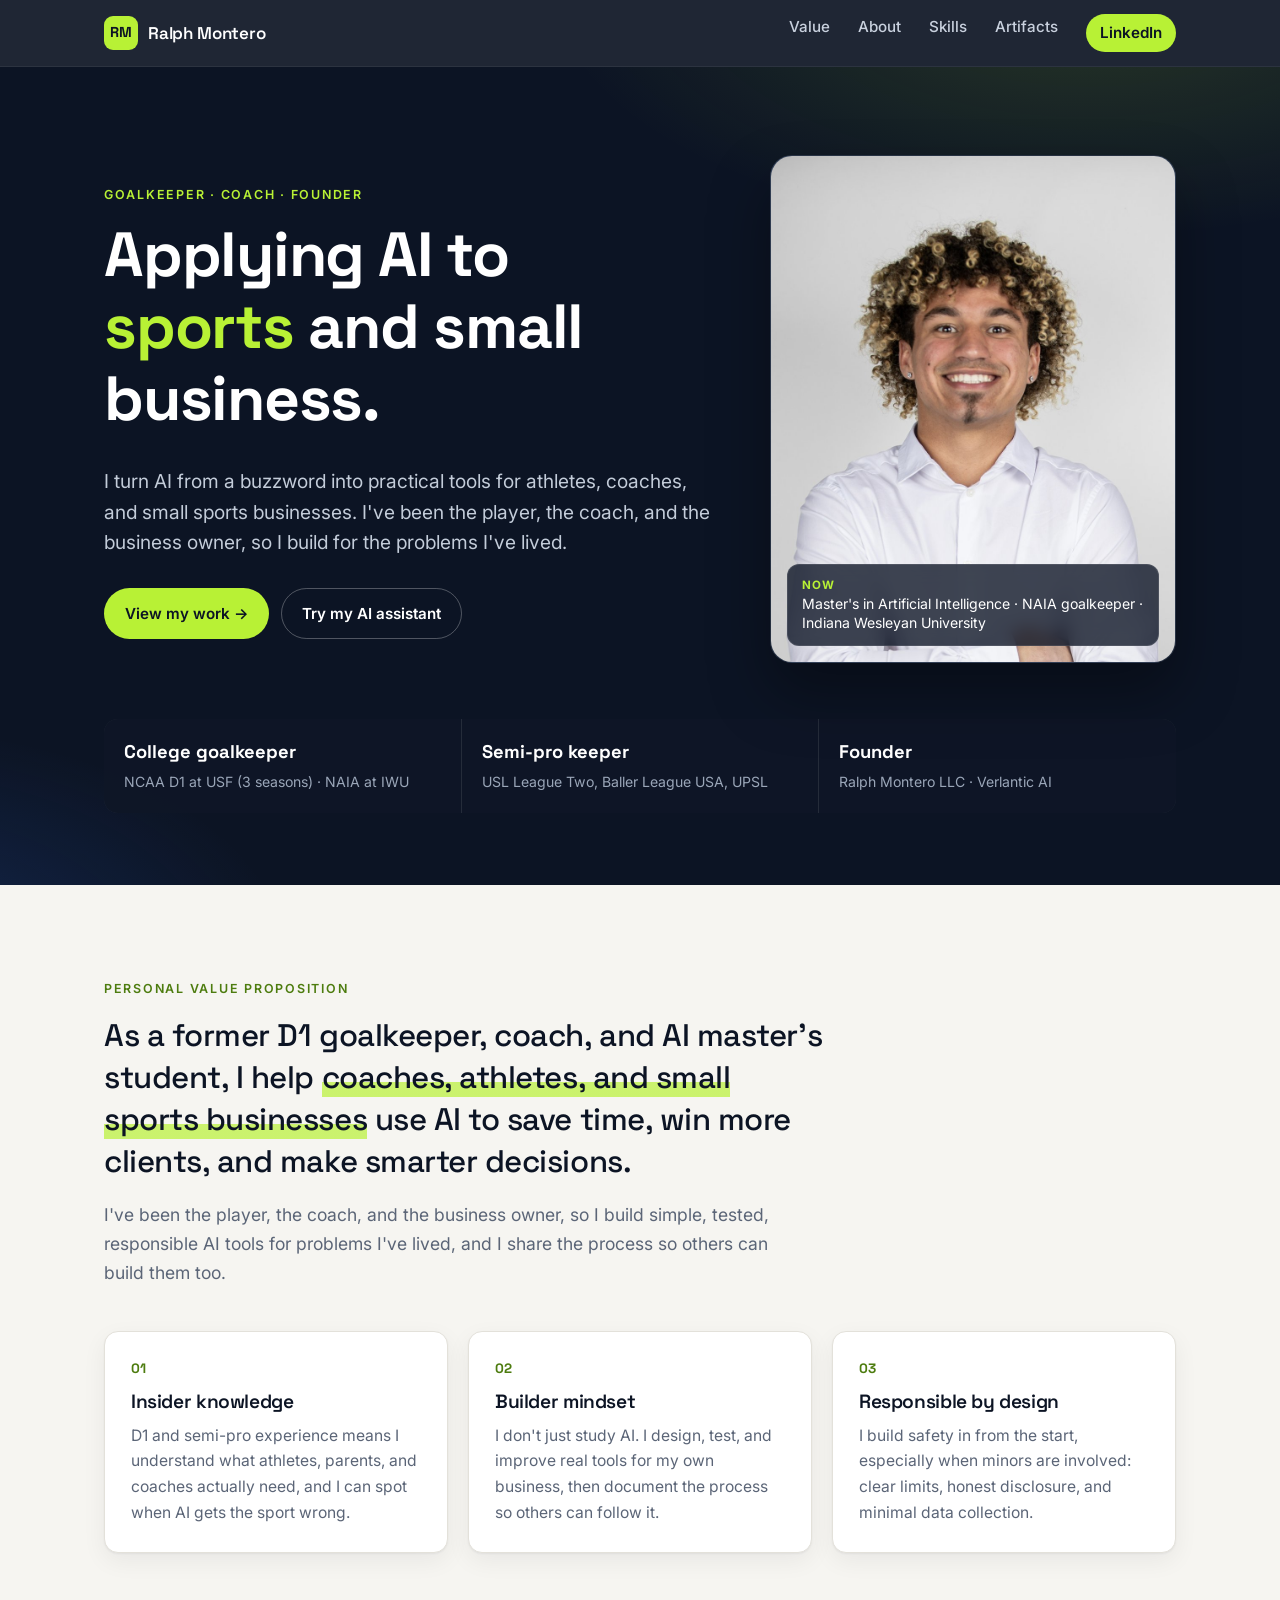
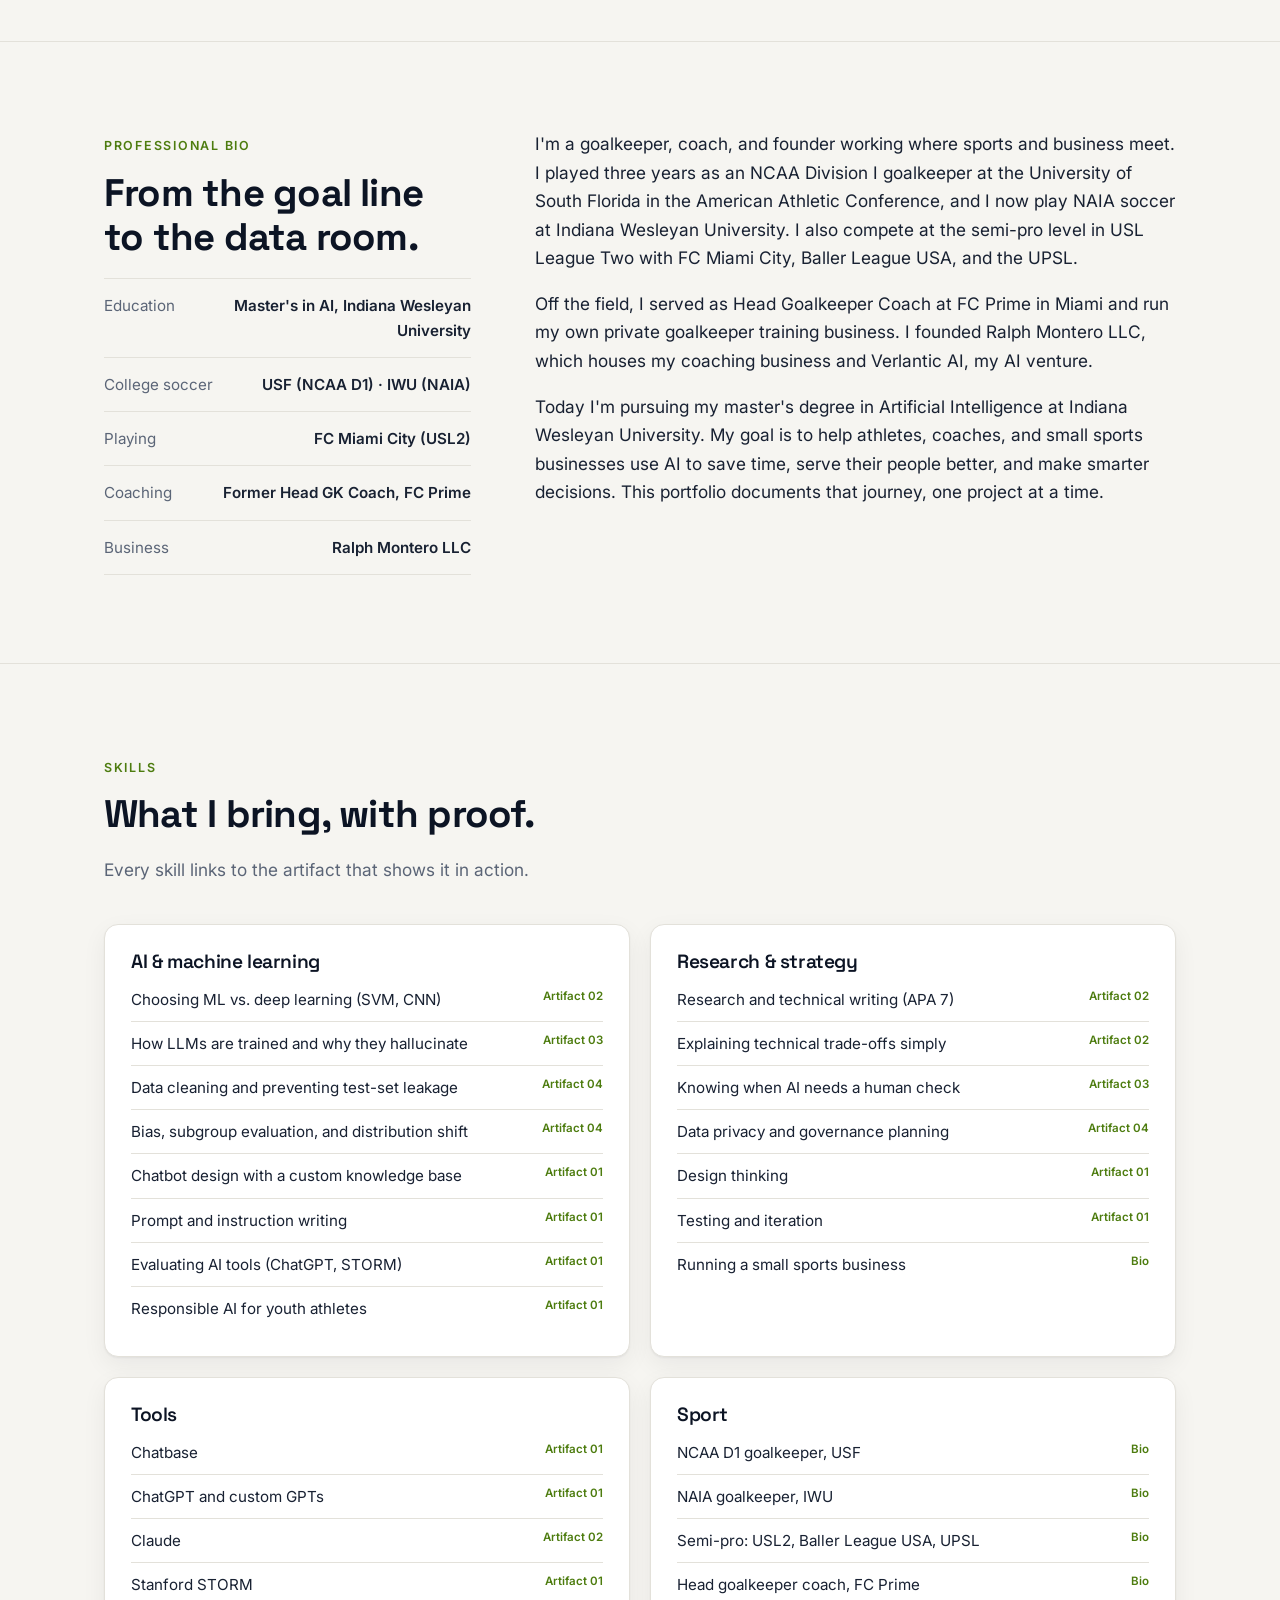
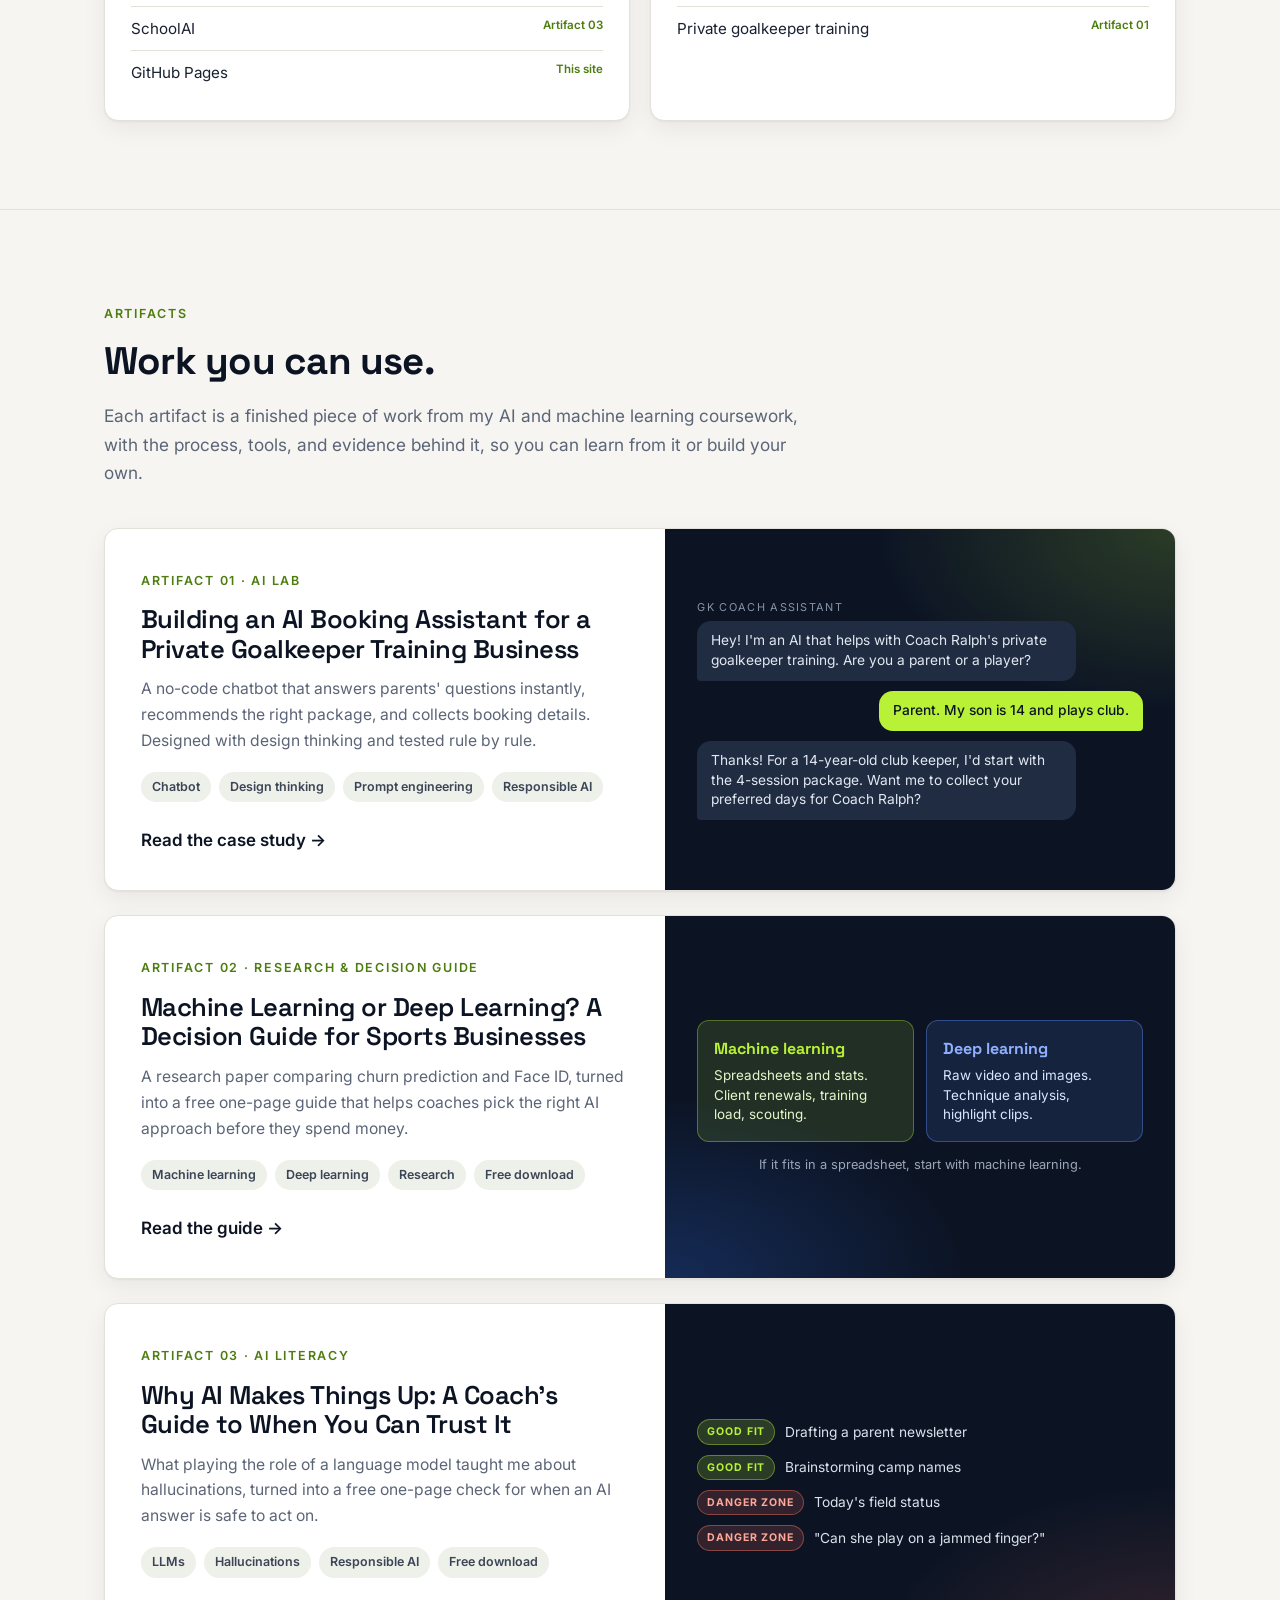
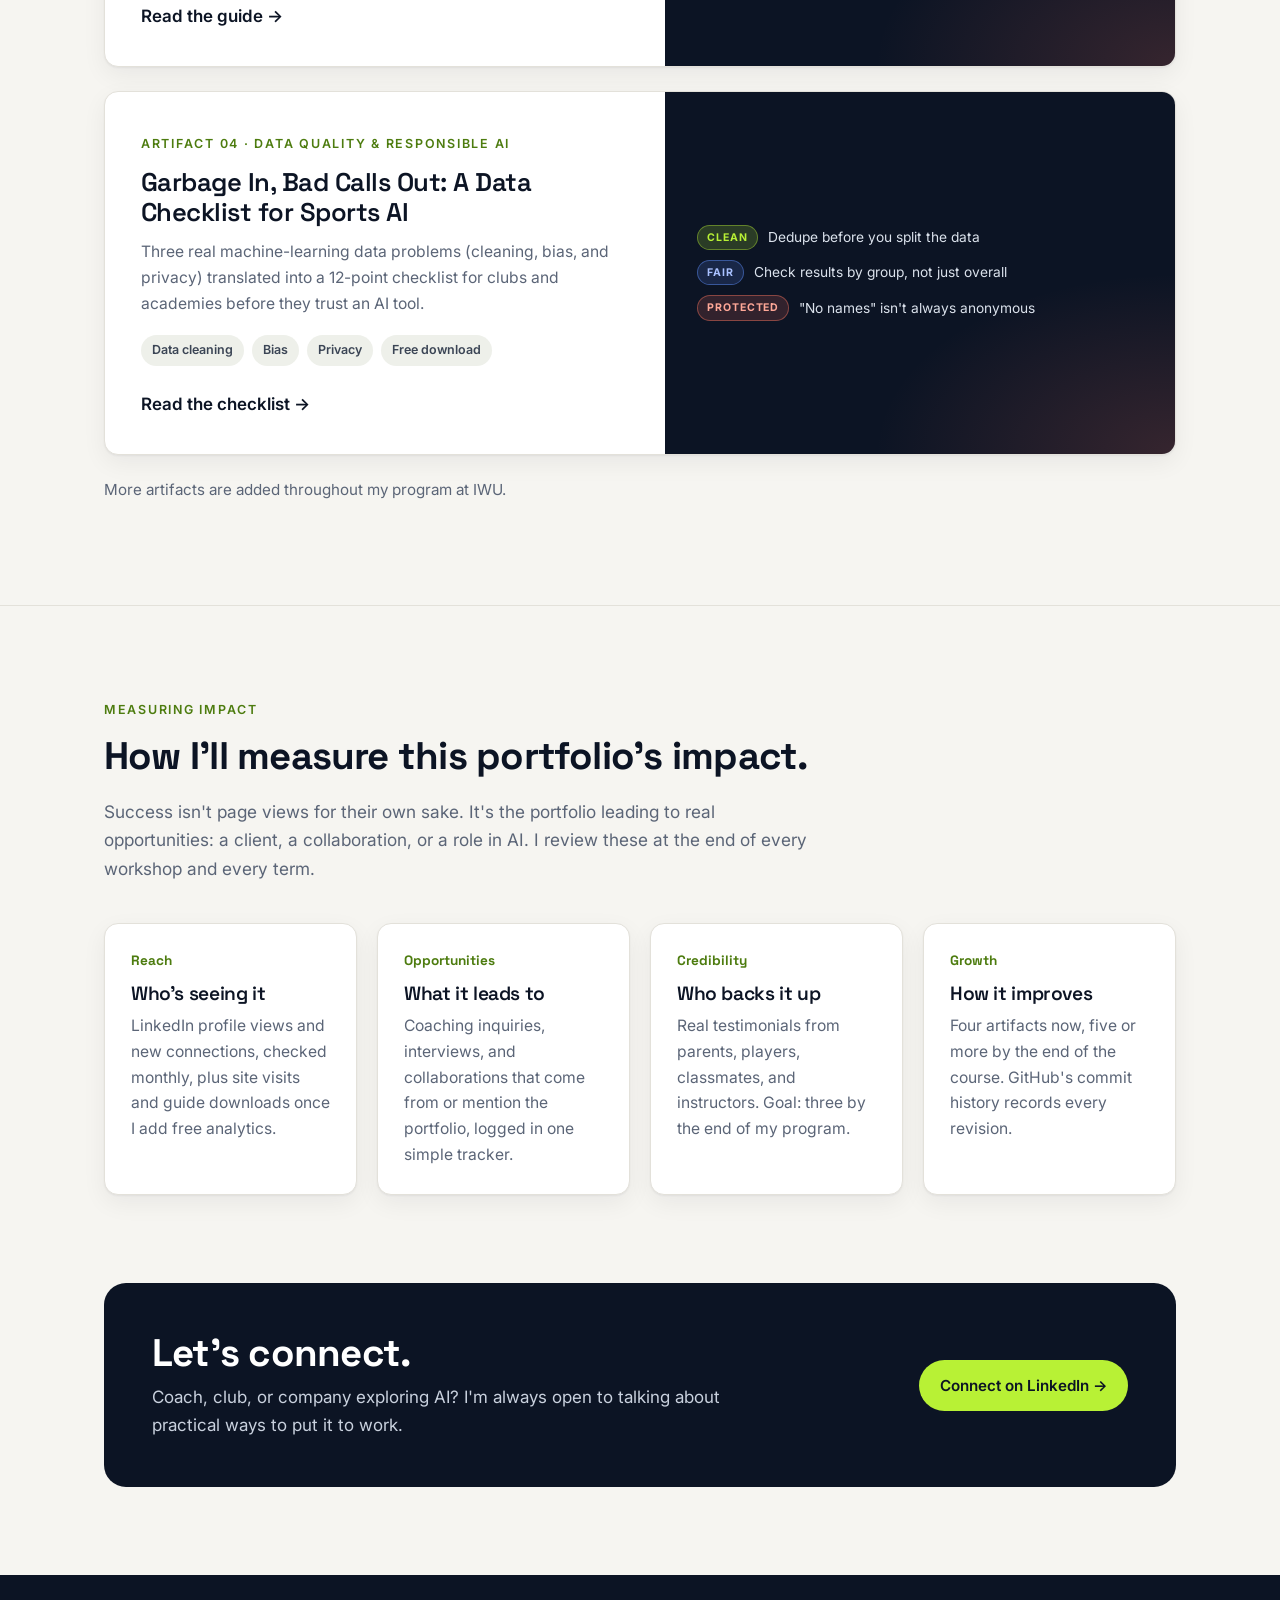
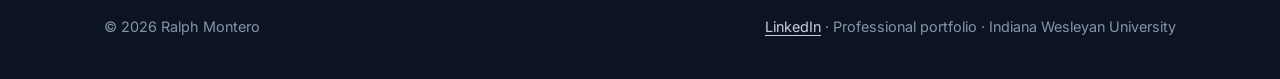
<file: index.html>
<!doctype html>
<html lang="en">
<head>
  <meta charset="utf-8">
  <meta name="viewport" content="width=device-width, initial-scale=1">
  <title>Ralph Montero | AI for Sports &amp; Business</title>
  <meta name="description" content="Ralph Montero: goalkeeper, coach, and founder applying AI to sports and small business. Professional portfolio from my master's in AI at Indiana Wesleyan University.">
  <meta property="og:title" content="Ralph Montero | AI for Sports & Business">
  <meta property="og:description" content="Goalkeeper, coach, and founder applying AI to sports and small business.">
  <link rel="icon" href="favicon.svg" type="image/svg+xml">
  <link rel="preconnect" href="https://fonts.googleapis.com">
  <link rel="preconnect" href="https://fonts.gstatic.com" crossorigin>
  <link href="https://fonts.googleapis.com/css2?family=Inter:wght@400;500;600;700&family=Space+Grotesk:wght@500;600;700&display=swap" rel="stylesheet">
  <link rel="stylesheet" href="style.css">
</head>
<body>

<header class="site-header">
  <div class="wrap">
    <a class="brand" href="index.html"><span class="brand-mark">RM</span>Ralph Montero</a>
    <button class="nav-toggle" aria-label="Open menu" aria-expanded="false">&#9776;</button>
    <nav class="nav">
      <a href="#value">Value</a>
      <a href="#about">About</a>
      <a href="#skills">Skills</a>
      <a href="#artifacts">Artifacts</a>
      <a class="nav-cta" href="https://www.linkedin.com/in/ralph-montero-095a15254/" target="_blank" rel="noopener">LinkedIn</a>
    </nav>
  </div>
</header>

<main>
  <!-- HERO -->
  <section class="hero">
    <div class="wrap">
      <div class="hero-grid">
        <div>
          <span class="eyebrow">Goalkeeper &middot; Coach &middot; Founder</span>
          <h1>Applying AI to <em>sports</em> and small business.</h1>
          <p class="lead">I turn AI from a buzzword into practical tools for athletes, coaches, and small sports businesses. I've been the player, the coach, and the business owner, so I build for the problems I've lived.</p>
          <div class="btn-row">
            <a class="btn btn-primary" href="#artifacts">View my work &rarr;</a>
            <a class="btn btn-ghost" href="gk-coach-assistant.html#live-demo">Try my AI assistant</a>
          </div>
        </div>
        <div class="portrait">
          <span class="initials">RM</span>
          <!-- Add your photo as headshot.jpg -->
          <img src="headshot.jpg" alt="Ralph Montero" style="position:relative;z-index:1">
          <div class="portrait-tag" style="z-index:2"><strong>Now</strong>Master's in Artificial Intelligence &middot; NAIA goalkeeper &middot; Indiana Wesleyan University</div>
        </div>
      </div>

      <div class="creds">
        <div><b>College goalkeeper</b><span>NCAA D1 at USF (3 seasons) &middot; NAIA at IWU</span></div>
        <div><b>Semi-pro keeper</b><span>USL League Two, Baller League USA, UPSL</span></div>
        <div><b>Founder</b><span>Ralph Montero LLC &middot; Verlantic AI</span></div>
      </div>
    </div>
  </section>

  <!-- VALUE PROPOSITION -->
  <section class="section" id="value">
    <div class="wrap">
      <span class="eyebrow">Personal value proposition</span>
      <p class="value-statement" style="max-width:36ch;margin-bottom:18px">As a former D1 goalkeeper, coach, and AI master's student, I help <mark>coaches, athletes, and small sports businesses</mark> use AI to save time, win more clients, and make smarter decisions.</p>
      <p style="max-width:62ch;color:var(--muted);font-size:1.1rem;margin-bottom:44px">I've been the player, the coach, and the business owner, so I build simple, tested, responsible AI tools for problems I've lived, and I share the process so others can build them too.</p>
      <div class="cards-3">
        <div class="card">
          <div class="num">01</div>
          <h3>Insider knowledge</h3>
          <p>D1 and semi-pro experience means I understand what athletes, parents, and coaches actually need, and I can spot when AI gets the sport wrong.</p>
        </div>
        <div class="card">
          <div class="num">02</div>
          <h3>Builder mindset</h3>
          <p>I don't just study AI. I design, test, and improve real tools for my own business, then document the process so others can follow it.</p>
        </div>
        <div class="card">
          <div class="num">03</div>
          <h3>Responsible by design</h3>
          <p>I build safety in from the start, especially when minors are involved: clear limits, honest disclosure, and minimal data collection.</p>
        </div>
      </div>
    </div>
  </section>

  <!-- BIO -->
  <section class="section" id="about">
    <div class="wrap bio-grid">
      <div>
        <span class="eyebrow">Professional bio</span>
        <h2>From the goal line to the data room.</h2>
        <ul class="bio-facts">
          <li><span>Education</span><span>Master's in AI, Indiana Wesleyan University</span></li>
          <li><span>College soccer</span><span>USF (NCAA D1) &middot; IWU (NAIA)</span></li>
          <li><span>Playing</span><span>FC Miami City (USL2)</span></li>
          <li><span>Coaching</span><span>Former Head GK Coach, FC Prime</span></li>
          <li><span>Business</span><span>Ralph Montero LLC</span></li>
        </ul>
      </div>
      <div class="bio-text">
        <p>I'm a goalkeeper, coach, and founder working where sports and business meet. I played three years as an NCAA Division I goalkeeper at the University of South Florida in the American Athletic Conference, and I now play NAIA soccer at Indiana Wesleyan University. I also compete at the semi-pro level in USL League Two with FC Miami City, Baller League USA, and the UPSL.</p>
        <p>Off the field, I served as Head Goalkeeper Coach at FC Prime in Miami and run my own private goalkeeper training business. I founded Ralph Montero LLC, which houses my coaching business and Verlantic AI, my AI venture.</p>
        <p>Today I'm pursuing my master's degree in Artificial Intelligence at Indiana Wesleyan University. My goal is to help athletes, coaches, and small sports businesses use AI to save time, serve their people better, and make smarter decisions. This portfolio documents that journey, one project at a time.</p>
      </div>
    </div>
  </section>


  <!-- SKILLS -->
  <section class="section" id="skills">
    <div class="wrap">
      <div class="section-head">
        <span class="eyebrow">Skills</span>
        <h2>What I bring, with proof.</h2>
        <p>Every skill links to the artifact that shows it in action.</p>
      </div>
      <div class="skills-grid">
        <div class="card">
          <h3>AI &amp; machine learning</h3>
          <ul class="skill-list">
            <li><span>Choosing ML vs. deep learning (SVM, CNN)</span><a class="proof-tag" href="ml-vs-dl.html">Artifact 02</a></li>
            <li><span>How LLMs are trained and why they hallucinate</span><a class="proof-tag" href="ai-trust.html">Artifact 03</a></li>
            <li><span>Data cleaning and preventing test-set leakage</span><a class="proof-tag" href="data-challenges.html#process">Artifact 04</a></li>
            <li><span>Bias, subgroup evaluation, and distribution shift</span><a class="proof-tag" href="data-challenges.html#takeaways">Artifact 04</a></li>
            <li><span>Chatbot design with a custom knowledge base</span><a class="proof-tag" href="gk-coach-assistant.html">Artifact 01</a></li>
            <li><span>Prompt and instruction writing</span><a class="proof-tag" href="gk-coach-assistant.html#process">Artifact 01</a></li>
            <li><span>Evaluating AI tools (ChatGPT, STORM)</span><a class="proof-tag" href="gk-coach-assistant.html#description">Artifact 01</a></li>
            <li><span>Responsible AI for youth athletes</span><a class="proof-tag" href="gk-coach-assistant.html#results">Artifact 01</a></li>
          </ul>
        </div>
        <div class="card">
          <h3>Research &amp; strategy</h3>
          <ul class="skill-list">
            <li><span>Research and technical writing (APA 7)</span><a class="proof-tag" href="ml-vs-dl.html#paper">Artifact 02</a></li>
            <li><span>Explaining technical trade-offs simply</span><a class="proof-tag" href="ml-vs-dl.html#guide">Artifact 02</a></li>
            <li><span>Knowing when AI needs a human check</span><a class="proof-tag" href="ai-trust.html#guide">Artifact 03</a></li>
            <li><span>Data privacy and governance planning</span><a class="proof-tag" href="data-challenges.html#checklist">Artifact 04</a></li>
            <li><span>Design thinking</span><a class="proof-tag" href="gk-coach-assistant.html#process">Artifact 01</a></li>
            <li><span>Testing and iteration</span><a class="proof-tag" href="gk-coach-assistant.html#results">Artifact 01</a></li>
            <li><span>Running a small sports business</span><a class="proof-tag" href="#about">Bio</a></li>
          </ul>
        </div>
        <div class="card">
          <h3>Tools</h3>
          <ul class="skill-list">
            <li><span>Chatbase</span><a class="proof-tag" href="gk-coach-assistant.html#live-demo">Artifact 01</a></li>
            <li><span>ChatGPT and custom GPTs</span><a class="proof-tag" href="gk-coach-assistant.html#description">Artifact 01</a></li>
            <li><span>Claude</span><a class="proof-tag" href="ml-vs-dl.html#tools">Artifact 02</a></li>
            <li><span>Stanford STORM</span><a class="proof-tag" href="gk-coach-assistant.html#description">Artifact 01</a></li>
            <li><span>SchoolAI</span><a class="proof-tag" href="ai-trust.html#evidence">Artifact 03</a></li>
            <li><span>GitHub Pages</span><a class="proof-tag" href="#artifacts">This site</a></li>
          </ul>
        </div>
        <div class="card">
          <h3>Sport</h3>
          <ul class="skill-list">
            <li><span>NCAA D1 goalkeeper, USF</span><a class="proof-tag" href="#about">Bio</a></li>
            <li><span>NAIA goalkeeper, IWU</span><a class="proof-tag" href="#about">Bio</a></li>
            <li><span>Semi-pro: USL2, Baller League USA, UPSL</span><a class="proof-tag" href="#about">Bio</a></li>
            <li><span>Head goalkeeper coach, FC Prime</span><a class="proof-tag" href="#about">Bio</a></li>
            <li><span>Private goalkeeper training</span><a class="proof-tag" href="gk-coach-assistant.html">Artifact 01</a></li>
          </ul>
        </div>
      </div>
    </div>
  </section>

  <!-- ARTIFACTS -->
  <section class="section" id="artifacts">
    <div class="wrap">
      <div class="section-head">
        <span class="eyebrow">Artifacts</span>
        <h2>Work you can use.</h2>
        <p>Each artifact is a finished piece of work from my AI and machine learning coursework, with the process, tools, and evidence behind it, so you can learn from it or build your own.</p>
      </div>

      <div class="artifact-list">
      <a class="card artifact-card" href="gk-coach-assistant.html">
        <div class="body">
          <span class="eyebrow">Artifact 01 &middot; AI Lab</span>
          <h3>Building an AI Booking Assistant for a Private Goalkeeper Training Business</h3>
          <p>A no-code chatbot that answers parents' questions instantly, recommends the right package, and collects booking details. Designed with design thinking and tested rule by rule.</p>
          <div class="tags">
            <span class="tag">Chatbot</span><span class="tag">Design thinking</span><span class="tag">Prompt engineering</span><span class="tag">Responsible AI</span>
          </div>
          <span class="link-arrow">Read the case study &rarr;</span>
        </div>
        <div class="chat-visual" aria-hidden="true">
          <div><div class="bubble-label">GK Coach Assistant</div><div class="bubble bot">Hey! I'm an AI that helps with Coach Ralph's private goalkeeper training. Are you a parent or a player?</div></div>
          <div class="bubble user">Parent. My son is 14 and plays club.</div>
          <div class="bubble bot">Thanks! For a 14-year-old club keeper, I'd start with the 4-session package. Want me to collect your preferred days for Coach Ralph?</div>
        </div>
      </a>
      <a class="card artifact-card" href="ml-vs-dl.html">
        <div class="body">
          <span class="eyebrow">Artifact 02 &middot; Research &amp; decision guide</span>
          <h3>Machine Learning or Deep Learning? A Decision Guide for Sports Businesses</h3>
          <p>A research paper comparing churn prediction and Face ID, turned into a free one-page guide that helps coaches pick the right AI approach before they spend money.</p>
          <div class="tags">
            <span class="tag">Machine learning</span><span class="tag">Deep learning</span><span class="tag">Research</span><span class="tag">Free download</span>
          </div>
          <span class="link-arrow">Read the guide &rarr;</span>
        </div>
        <div class="compare-visual" aria-hidden="true">
          <div class="cv-col ml"><b>Machine learning</b>Spreadsheets and stats. Client renewals, training load, scouting.</div>
          <div class="cv-col dl"><b>Deep learning</b>Raw video and images. Technique analysis, highlight clips.</div>
          <div class="cv-rule">If it fits in a spreadsheet, start with machine learning.</div>
        </div>
      </a>
      <a class="card artifact-card" href="ai-trust.html">
        <div class="body">
          <span class="eyebrow">Artifact 03 &middot; AI literacy</span>
          <h3>Why AI Makes Things Up: A Coach's Guide to When You Can Trust It</h3>
          <p>What playing the role of a language model taught me about hallucinations, turned into a free one-page check for when an AI answer is safe to act on.</p>
          <div class="tags">
            <span class="tag">LLMs</span><span class="tag">Hallucinations</span><span class="tag">Responsible AI</span><span class="tag">Free download</span>
          </div>
          <span class="link-arrow">Read the guide &rarr;</span>
        </div>
        <div class="fit-visual" aria-hidden="true">
          <div class="fv-row"><span class="fv-tag good">Good fit</span>Drafting a parent newsletter</div>
          <div class="fv-row"><span class="fv-tag good">Good fit</span>Brainstorming camp names</div>
          <div class="fv-row"><span class="fv-tag danger">Danger zone</span>Today's field status</div>
          <div class="fv-row"><span class="fv-tag danger">Danger zone</span>"Can she play on a jammed finger?"</div>
        </div>
      </a>
      <a class="card artifact-card" href="data-challenges.html">
        <div class="body">
          <span class="eyebrow">Artifact 04 &middot; Data quality &amp; responsible AI</span>
          <h3>Garbage In, Bad Calls Out: A Data Checklist for Sports AI</h3>
          <p>Three real machine-learning data problems (cleaning, bias, and privacy) translated into a 12-point checklist for clubs and academies before they trust an AI tool.</p>
          <div class="tags">
            <span class="tag">Data cleaning</span><span class="tag">Bias</span><span class="tag">Privacy</span><span class="tag">Free download</span>
          </div>
          <span class="link-arrow">Read the checklist &rarr;</span>
        </div>
        <div class="fit-visual" aria-hidden="true">
          <div class="fv-row"><span class="fv-tag good">Clean</span>Dedupe before you split the data</div>
          <div class="fv-row"><span class="fv-tag fair">Fair</span>Check results by group, not just overall</div>
          <div class="fv-row"><span class="fv-tag danger">Protected</span>"No names" isn't always anonymous</div>
        </div>
      </a>
      </div>
      <p class="more-note">More artifacts are added throughout my program at IWU.</p>
    </div>
  </section>


  <!-- IMPACT -->
  <section class="section" id="impact">
    <div class="wrap">
      <div class="section-head">
        <span class="eyebrow">Measuring impact</span>
        <h2>How I'll measure this portfolio's impact.</h2>
        <p>Success isn't page views for their own sake. It's the portfolio leading to real opportunities: a client, a collaboration, or a role in AI. I review these at the end of every workshop and every term.</p>
      </div>
      <div class="metric-grid">
        <div class="card"><div class="num">Reach</div><h3>Who's seeing it</h3><p>LinkedIn profile views and new connections, checked monthly, plus site visits and guide downloads once I add free analytics.</p></div>
        <div class="card"><div class="num">Opportunities</div><h3>What it leads to</h3><p>Coaching inquiries, interviews, and collaborations that come from or mention the portfolio, logged in one simple tracker.</p></div>
        <div class="card"><div class="num">Credibility</div><h3>Who backs it up</h3><p>Real testimonials from parents, players, classmates, and instructors. Goal: three by the end of my program.</p></div>
        <div class="card"><div class="num">Growth</div><h3>How it improves</h3><p>Four artifacts now, five or more by the end of the course. GitHub's commit history records every revision.</p></div>
      </div>
    </div>
  </section>

  <!-- CONTACT -->
  <section class="section" id="contact" style="padding-top:0;border-top:0">
    <div class="wrap">
      <div class="contact">
        <div>
          <h2>Let's connect.</h2>
          <p>Coach, club, or company exploring AI? I'm always open to talking about practical ways to put it to work.</p>
        </div>
        <a class="btn btn-primary" href="https://www.linkedin.com/in/ralph-montero-095a15254/" target="_blank" rel="noopener">Connect on LinkedIn &rarr;</a>
      </div>
    </div>
  </section>
</main>

<footer class="site-footer">
  <div class="wrap">
    <span>&copy; <span data-year>2026</span> Ralph Montero</span>
    <span><a href="https://www.linkedin.com/in/ralph-montero-095a15254/" target="_blank" rel="noopener">LinkedIn</a> &middot; Professional portfolio &middot; Indiana Wesleyan University</span>
  </div>
</footer>

<script src="main.js"></script>
</body>
</html>
</file>
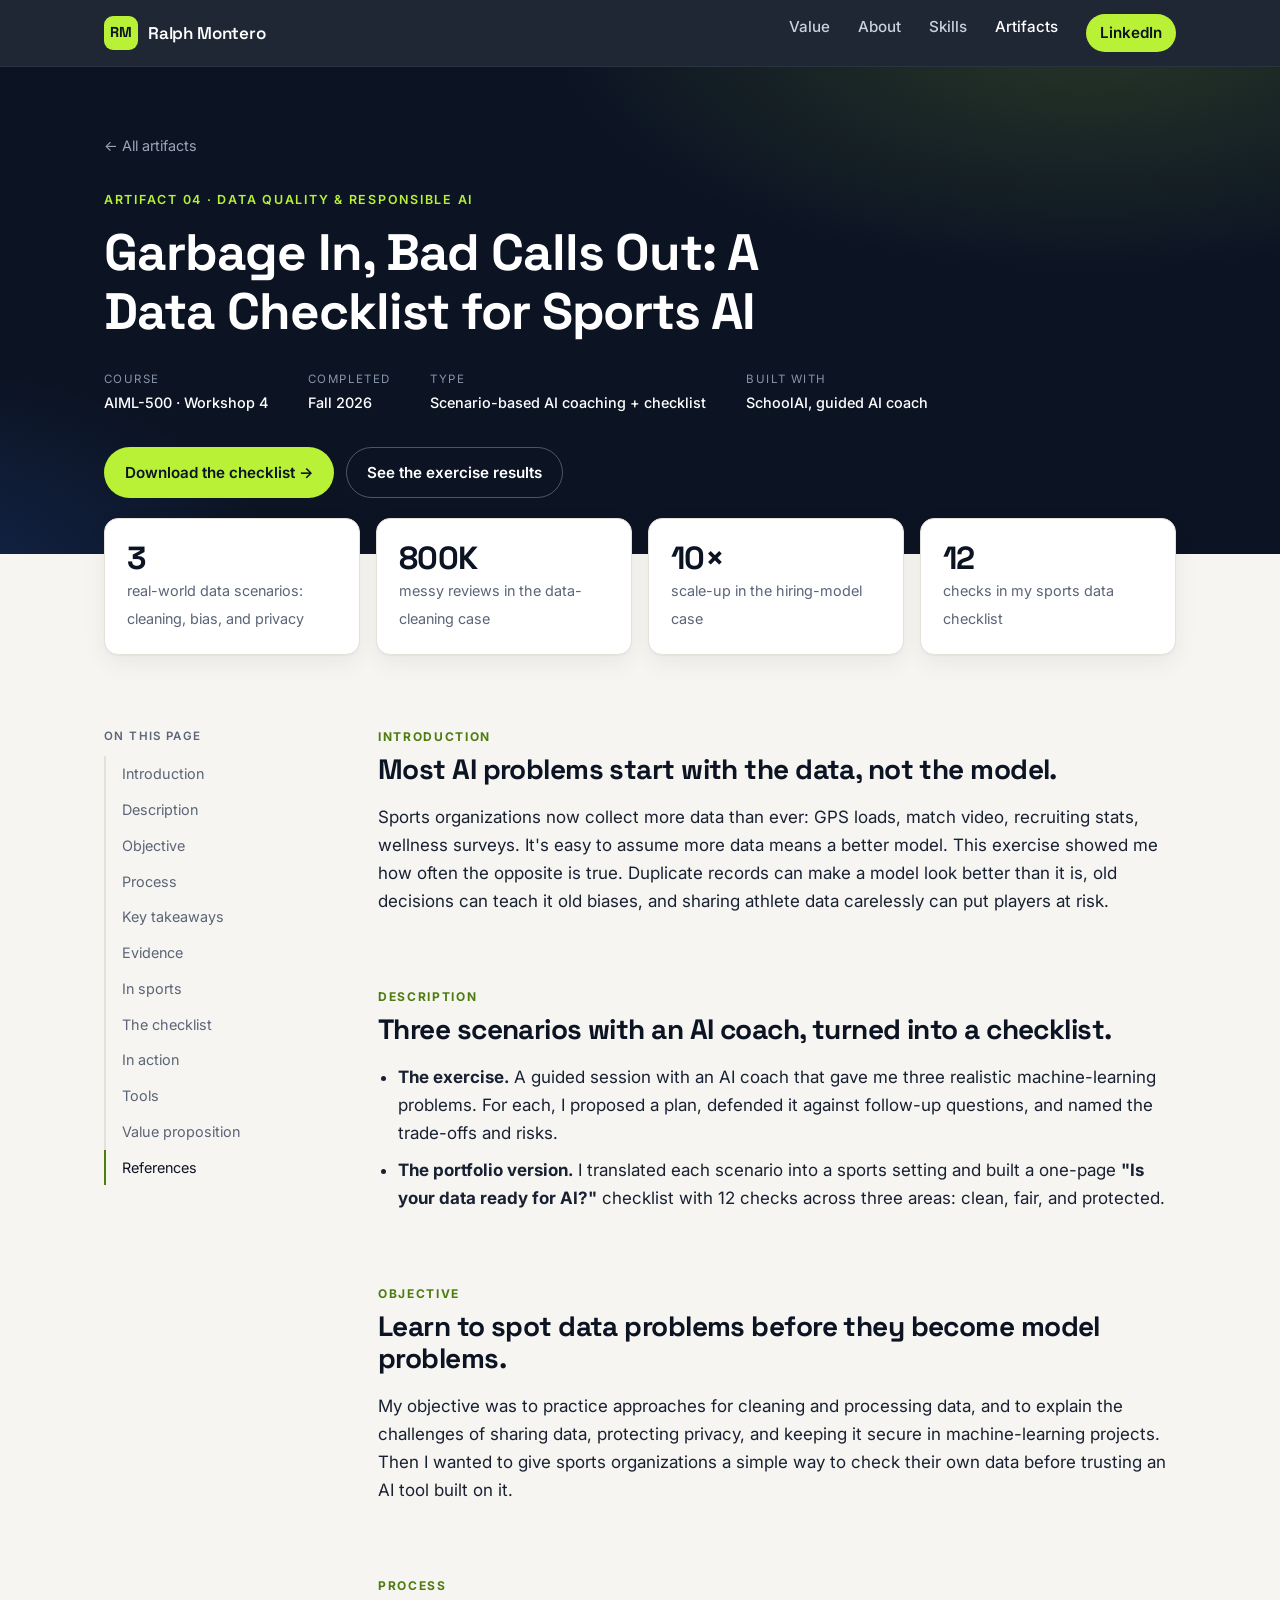
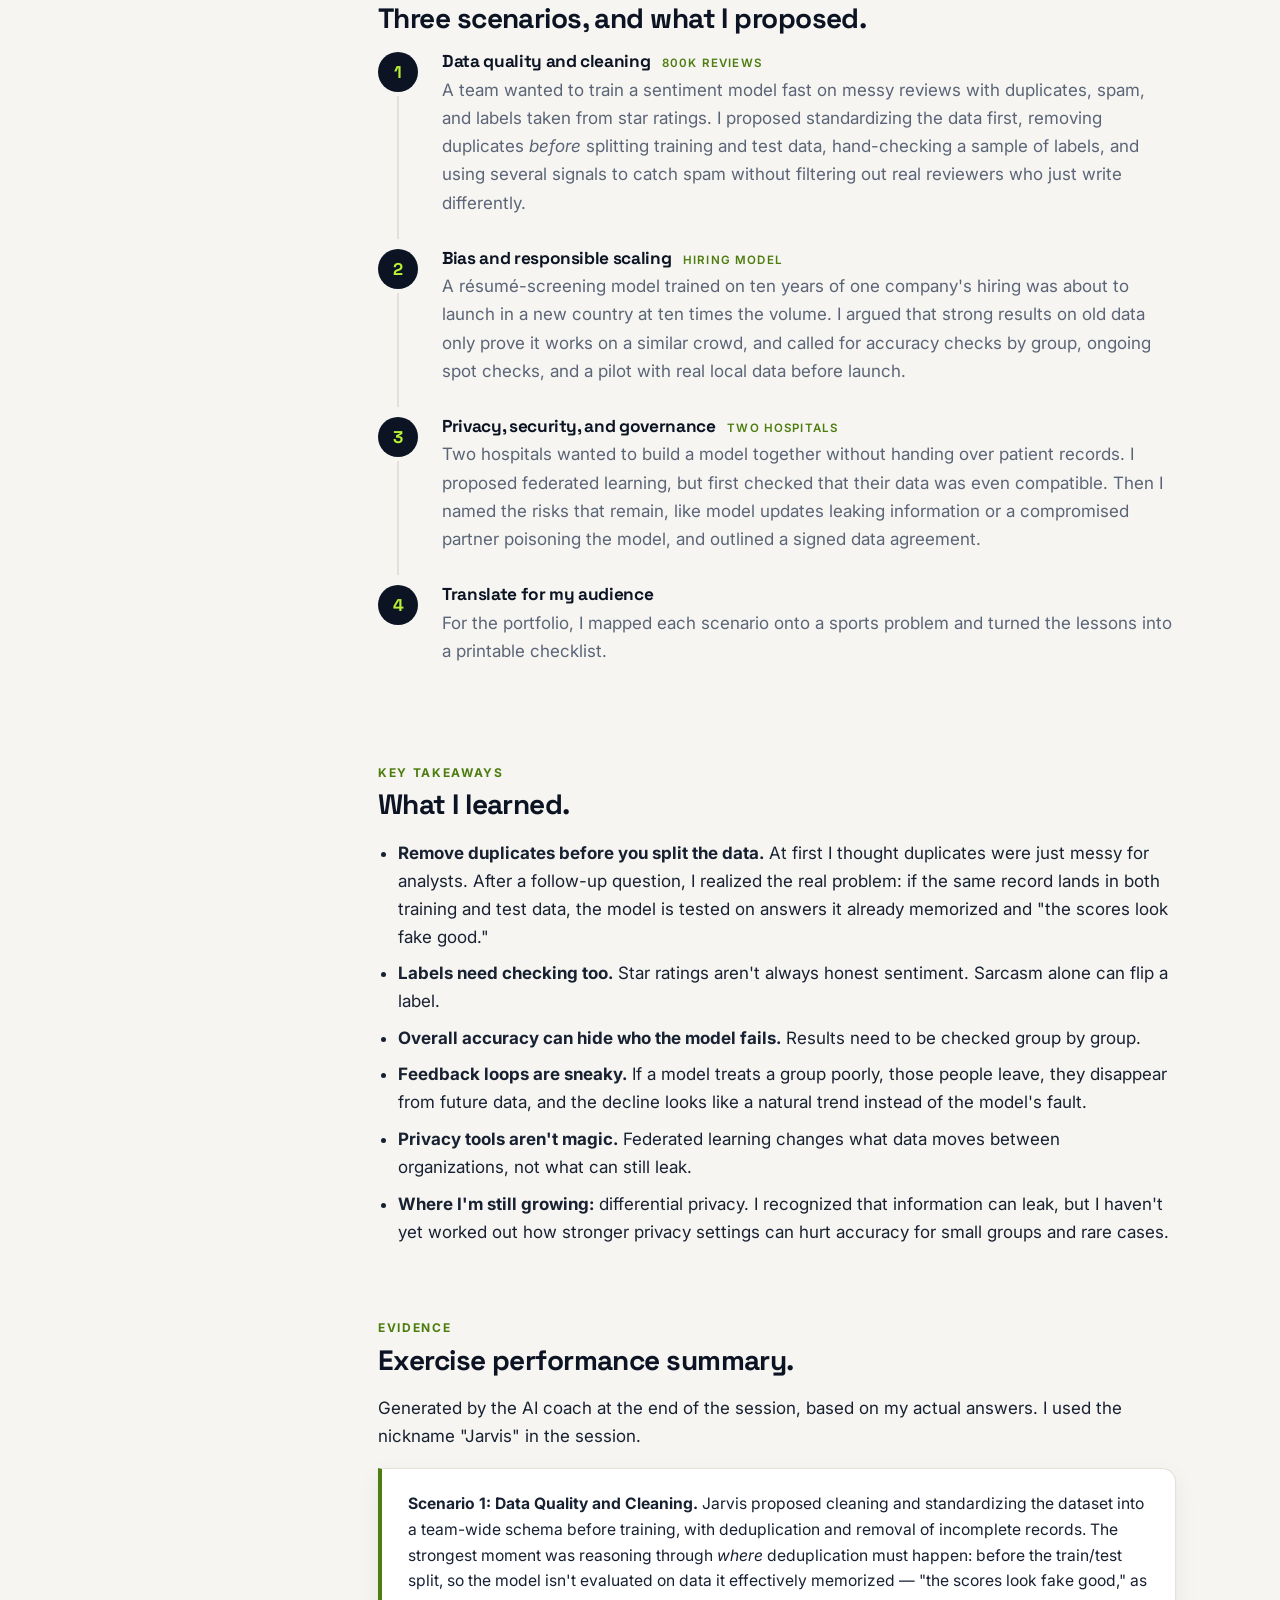
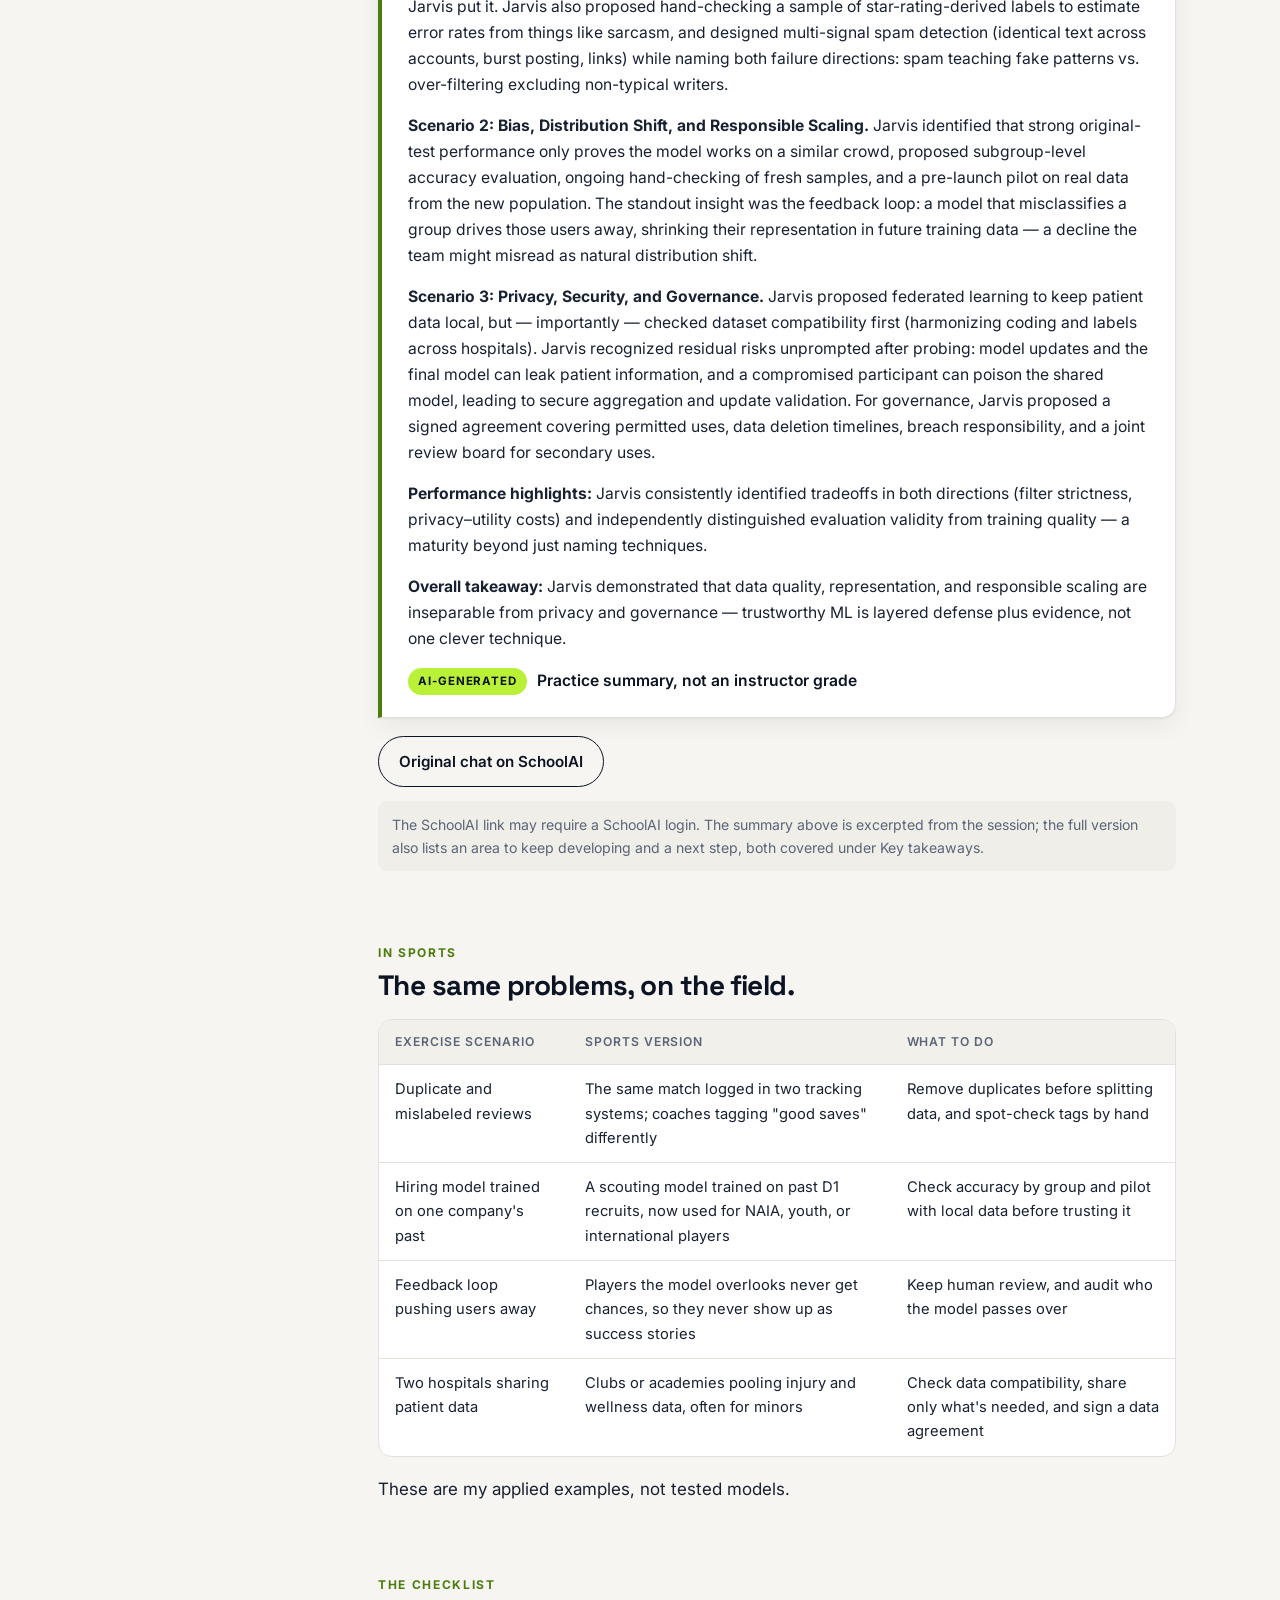
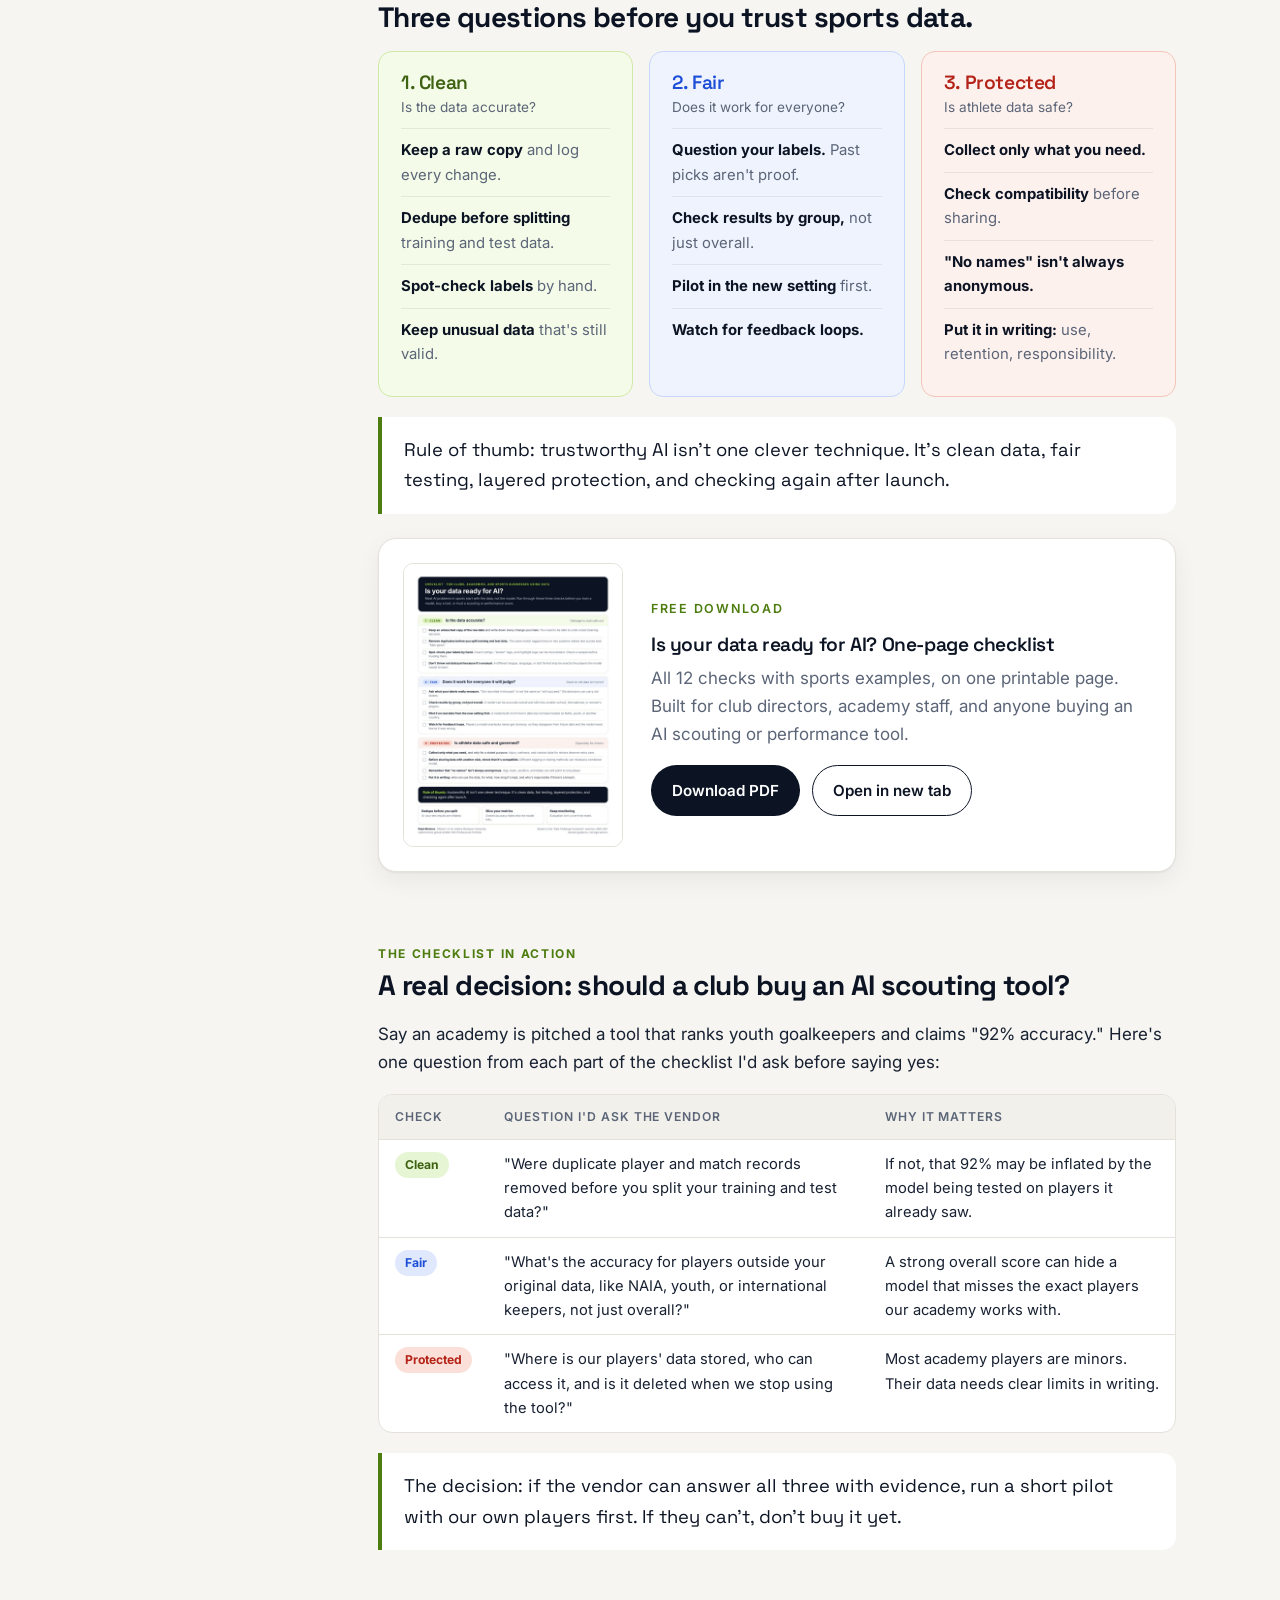
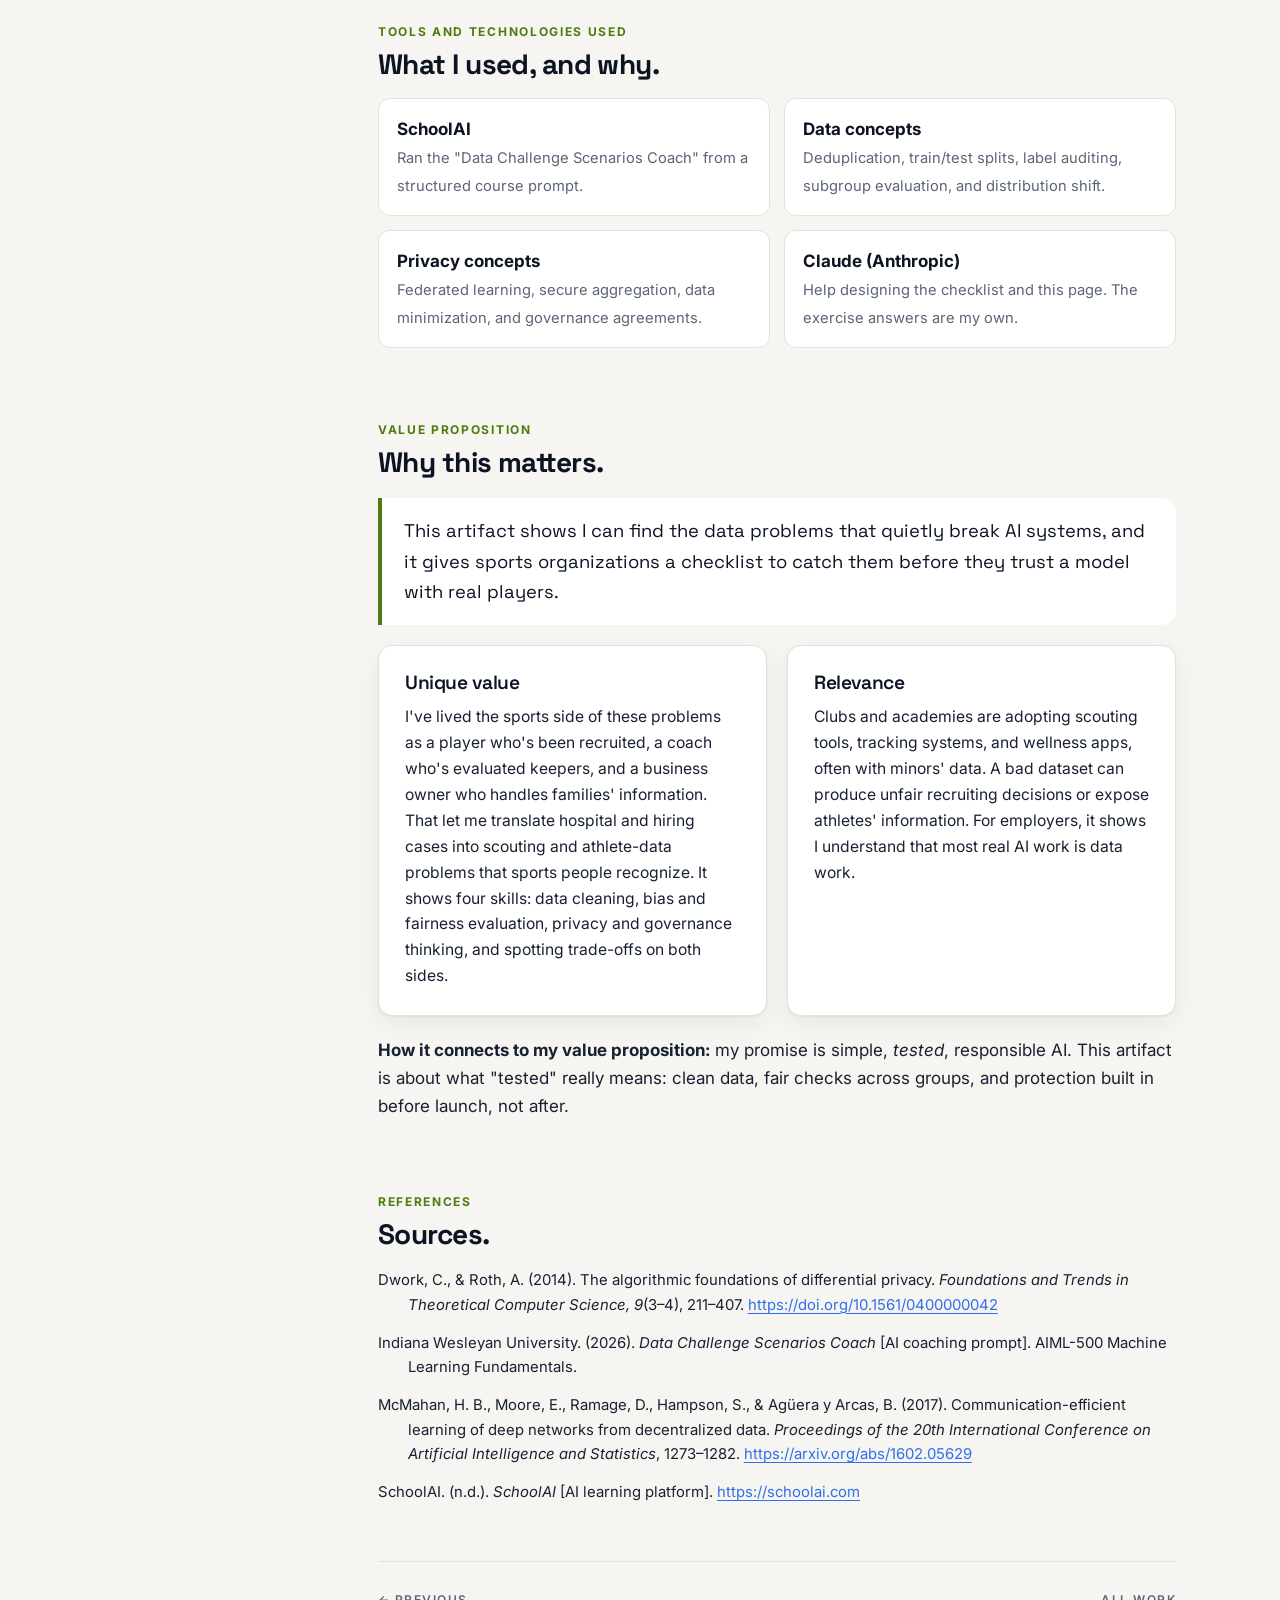
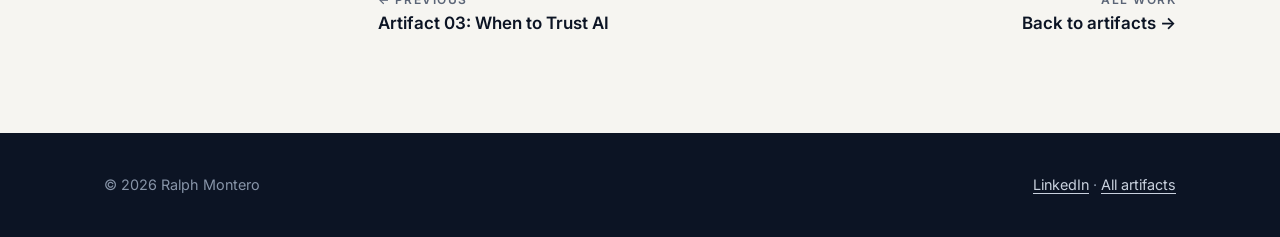
<file: data-challenges.html>
<!doctype html>
<html lang="en">
<head>
  <meta charset="utf-8">
  <meta name="viewport" content="width=device-width, initial-scale=1">
  <title>Is Your Data Ready for AI? | Ralph Montero</title>
  <meta name="description" content="Artifact 04: Working through real machine-learning data challenges (cleaning, bias, and privacy), turned into a data-readiness checklist for sports organizations.">
  <link rel="icon" href="favicon.svg" type="image/svg+xml">
  <link rel="preconnect" href="https://fonts.googleapis.com">
  <link rel="preconnect" href="https://fonts.gstatic.com" crossorigin>
  <link href="https://fonts.googleapis.com/css2?family=Inter:wght@400;500;600;700&family=Space+Grotesk:wght@500;600;700&display=swap" rel="stylesheet">
  <link rel="stylesheet" href="style.css">
</head>
<body>

<header class="site-header">
  <div class="wrap">
    <a class="brand" href="index.html"><span class="brand-mark">RM</span>Ralph Montero</a>
    <button class="nav-toggle" aria-label="Open menu" aria-expanded="false">&#9776;</button>
    <nav class="nav">
      <a href="index.html#value">Value</a>
      <a href="index.html#about">About</a>
      <a href="index.html#skills">Skills</a>
      <a href="index.html#artifacts" aria-current="page">Artifacts</a>
      <a class="nav-cta" href="https://www.linkedin.com/in/ralph-montero-095a15254/" target="_blank" rel="noopener">LinkedIn</a>
    </nav>
  </div>
</header>

<main>
  <section class="hero page-hero">
    <div class="wrap">
      <a class="crumb" href="index.html#artifacts">&larr; All artifacts</a><br>
      <span class="eyebrow">Artifact 04 &middot; Data quality &amp; responsible AI</span>
      <h1>Garbage In, Bad Calls Out: A Data Checklist for Sports AI</h1>
      <dl class="meta">
        <div><dt>Course</dt><dd>AIML-500 &middot; Workshop 4</dd></div>
        <div><dt>Completed</dt><dd>Fall 2026</dd></div>
        <div><dt>Type</dt><dd>Scenario-based AI coaching + checklist</dd></div>
        <div><dt>Built with</dt><dd>SchoolAI, guided AI coach</dd></div>
      </dl>
      <div class="btn-row">
        <a class="btn btn-primary" href="Sports-Data-Checklist.pdf" download>Download the checklist &rarr;</a>
        <a class="btn btn-ghost" href="#evidence">See the exercise results</a>
      </div>
    </div>
  </section>

  <div class="wrap">
    <div class="stats">
      <div class="stat"><b>3</b><span>real-world data scenarios: cleaning, bias, and privacy</span></div>
      <div class="stat"><b>800K</b><span>messy reviews in the data-cleaning case</span></div>
      <div class="stat"><b>10&times;</b><span>scale-up in the hiring-model case</span></div>
      <div class="stat"><b>12</b><span>checks in my sports data checklist</span></div>
    </div>

    <div class="doc-layout">
      <aside class="toc">
        <p>On this page</p>
        <ol>
          <li><a href="#introduction">Introduction</a></li>
          <li><a href="#description">Description</a></li>
          <li><a href="#objective">Objective</a></li>
          <li><a href="#process">Process</a></li>
          <li><a href="#takeaways">Key takeaways</a></li>
          <li><a href="#evidence">Evidence</a></li>
          <li><a href="#sports">In sports</a></li>
          <li><a href="#checklist">The checklist</a></li>
          <li><a href="#in-action">In action</a></li>
          <li><a href="#tools">Tools</a></li>
          <li><a href="#value-proposition">Value proposition</a></li>
          <li><a href="#references">References</a></li>
        </ol>
      </aside>

      <article class="doc">

        <section id="introduction">
          <div class="sec-label">Introduction</div>
          <h2>Most AI problems start with the data, not the model.</h2>
          <p>Sports organizations now collect more data than ever: GPS loads, match video, recruiting stats, wellness surveys. It's easy to assume more data means a better model. This exercise showed me how often the opposite is true. Duplicate records can make a model look better than it is, old decisions can teach it old biases, and sharing athlete data carelessly can put players at risk.</p>
        </section>

        <section id="description">
          <div class="sec-label">Description</div>
          <h2>Three scenarios with an AI coach, turned into a checklist.</h2>
          <ul>
            <li><strong>The exercise.</strong> A guided session with an AI coach that gave me three realistic machine-learning problems. For each, I proposed a plan, defended it against follow-up questions, and named the trade-offs and risks.</li>
            <li><strong>The portfolio version.</strong> I translated each scenario into a sports setting and built a one-page <strong>"Is your data ready for AI?"</strong> checklist with 12 checks across three areas: clean, fair, and protected.</li>
          </ul>
        </section>

        <section id="objective">
          <div class="sec-label">Objective</div>
          <h2>Learn to spot data problems before they become model problems.</h2>
          <p>My objective was to practice approaches for cleaning and processing data, and to explain the challenges of sharing data, protecting privacy, and keeping it secure in machine-learning projects. Then I wanted to give sports organizations a simple way to check their own data before trusting an AI tool built on it.</p>
        </section>

        <section id="process">
          <div class="sec-label">Process</div>
          <h2>Three scenarios, and what I proposed.</h2>
          <ol class="steps">
            <li>
              <h4>Data quality and cleaning <small>800K reviews</small></h4>
              <p>A team wanted to train a sentiment model fast on messy reviews with duplicates, spam, and labels taken from star ratings. I proposed standardizing the data first, removing duplicates <em>before</em> splitting training and test data, hand-checking a sample of labels, and using several signals to catch spam without filtering out real reviewers who just write differently.</p>
            </li>
            <li>
              <h4>Bias and responsible scaling <small>Hiring model</small></h4>
              <p>A résumé-screening model trained on ten years of one company's hiring was about to launch in a new country at ten times the volume. I argued that strong results on old data only prove it works on a similar crowd, and called for accuracy checks by group, ongoing spot checks, and a pilot with real local data before launch.</p>
            </li>
            <li>
              <h4>Privacy, security, and governance <small>Two hospitals</small></h4>
              <p>Two hospitals wanted to build a model together without handing over patient records. I proposed federated learning, but first checked that their data was even compatible. Then I named the risks that remain, like model updates leaking information or a compromised partner poisoning the model, and outlined a signed data agreement.</p>
            </li>
            <li>
              <h4>Translate for my audience</h4>
              <p>For the portfolio, I mapped each scenario onto a sports problem and turned the lessons into a printable checklist.</p>
            </li>
          </ol>
        </section>

        <section id="takeaways">
          <div class="sec-label">Key takeaways</div>
          <h2>What I learned.</h2>
          <ul>
            <li><strong>Remove duplicates before you split the data.</strong> At first I thought duplicates were just messy for analysts. After a follow-up question, I realized the real problem: if the same record lands in both training and test data, the model is tested on answers it already memorized and "the scores look fake good."</li>
            <li><strong>Labels need checking too.</strong> Star ratings aren't always honest sentiment. Sarcasm alone can flip a label.</li>
            <li><strong>Overall accuracy can hide who the model fails.</strong> Results need to be checked group by group.</li>
            <li><strong>Feedback loops are sneaky.</strong> If a model treats a group poorly, those people leave, they disappear from future data, and the decline looks like a natural trend instead of the model's fault.</li>
            <li><strong>Privacy tools aren't magic.</strong> Federated learning changes what data moves between organizations, not what can still leak.</li>
            <li><strong>Where I'm still growing:</strong> differential privacy. I recognized that information can leak, but I haven't yet worked out how stronger privacy settings can hurt accuracy for small groups and rare cases.</li>
          </ul>
        </section>

        <section id="evidence">
          <div class="sec-label">Evidence</div>
          <h2>Exercise performance summary.</h2>
          <p>Generated by the AI coach at the end of the session, based on my actual answers. I used the nickname "Jarvis" in the session.</p>
          <blockquote class="summary-quote">
            <p><strong>Scenario 1: Data Quality and Cleaning.</strong> Jarvis proposed cleaning and standardizing the dataset into a team-wide schema before training, with deduplication and removal of incomplete records. The strongest moment was reasoning through <em>where</em> deduplication must happen: before the train/test split, so the model isn't evaluated on data it effectively memorized — "the scores look fake good," as Jarvis put it. Jarvis also proposed hand-checking a sample of star-rating-derived labels to estimate error rates from things like sarcasm, and designed multi-signal spam detection (identical text across accounts, burst posting, links) while naming both failure directions: spam teaching fake patterns vs. over-filtering excluding non-typical writers.</p>
            <p><strong>Scenario 2: Bias, Distribution Shift, and Responsible Scaling.</strong> Jarvis identified that strong original-test performance only proves the model works on a similar crowd, proposed subgroup-level accuracy evaluation, ongoing hand-checking of fresh samples, and a pre-launch pilot on real data from the new population. The standout insight was the feedback loop: a model that misclassifies a group drives those users away, shrinking their representation in future training data — a decline the team might misread as natural distribution shift.</p>
            <p><strong>Scenario 3: Privacy, Security, and Governance.</strong> Jarvis proposed federated learning to keep patient data local, but — importantly — checked dataset compatibility first (harmonizing coding and labels across hospitals). Jarvis recognized residual risks unprompted after probing: model updates and the final model can leak patient information, and a compromised participant can poison the shared model, leading to secure aggregation and update validation. For governance, Jarvis proposed a signed agreement covering permitted uses, data deletion timelines, breach responsibility, and a joint review board for secondary uses.</p>
            <p><strong>Performance highlights:</strong> Jarvis consistently identified tradeoffs in both directions (filter strictness, privacy–utility costs) and independently distinguished evaluation validity from training quality — a maturity beyond just naming techniques.</p>
            <p><strong>Overall takeaway:</strong> Jarvis demonstrated that data quality, representation, and responsible scaling are inseparable from privacy and governance — trustworthy ML is layered defense plus evidence, not one clever technique.</p>
            <footer><span class="badge">AI-generated</span> Practice summary, not an instructor grade</footer>
          </blockquote>
          <div class="btn-row">
            <a class="btn btn-outline" href="https://student.schoolai.com/dot/spaces/5086d09a-9898-401d-bccc-f24eb95c1f21/chats/2c7180e4-ae51-4bfe-b406-fe556448d5ff" target="_blank" rel="noopener">Original chat on SchoolAI</a>
          </div>
          <p class="note" style="margin-top:14px">The SchoolAI link may require a SchoolAI login. The summary above is excerpted from the session; the full version also lists an area to keep developing and a next step, both covered under Key takeaways.</p>
        </section>

        <section id="sports">
          <div class="sec-label">In sports</div>
          <h2>The same problems, on the field.</h2>
          <div class="table-wrap">
            <table>
              <thead><tr><th>Exercise scenario</th><th>Sports version</th><th>What to do</th></tr></thead>
              <tbody>
                <tr><td>Duplicate and mislabeled reviews</td><td>The same match logged in two tracking systems; coaches tagging "good saves" differently</td><td>Remove duplicates before splitting data, and spot-check tags by hand</td></tr>
                <tr><td>Hiring model trained on one company's past</td><td>A scouting model trained on past D1 recruits, now used for NAIA, youth, or international players</td><td>Check accuracy by group and pilot with local data before trusting it</td></tr>
                <tr><td>Feedback loop pushing users away</td><td>Players the model overlooks never get chances, so they never show up as success stories</td><td>Keep human review, and audit who the model passes over</td></tr>
                <tr><td>Two hospitals sharing patient data</td><td>Clubs or academies pooling injury and wellness data, often for minors</td><td>Check data compatibility, share only what's needed, and sign a data agreement</td></tr>
              </tbody>
            </table>
          </div>
          <p>These are my applied examples, not tested models.</p>
        </section>

        <section id="checklist">
          <div class="sec-label">The checklist</div>
          <h2>Three questions before you trust sports data.</h2>
          <div class="fit-grid three">
            <div class="fit good">
              <h3>1. Clean</h3>
              <p class="fit-sub">Is the data accurate?</p>
              <ul>
                <li><b>Keep a raw copy</b> and log every change.</li>
                <li><b>Dedupe before splitting</b> training and test data.</li>
                <li><b>Spot-check labels</b> by hand.</li>
                <li><b>Keep unusual data</b> that's still valid.</li>
              </ul>
            </div>
            <div class="fit fair">
              <h3>2. Fair</h3>
              <p class="fit-sub">Does it work for everyone?</p>
              <ul>
                <li><b>Question your labels.</b> Past picks aren't proof.</li>
                <li><b>Check results by group,</b> not just overall.</li>
                <li><b>Pilot in the new setting</b> first.</li>
                <li><b>Watch for feedback loops.</b></li>
              </ul>
            </div>
            <div class="fit danger">
              <h3>3. Protected</h3>
              <p class="fit-sub">Is athlete data safe?</p>
              <ul>
                <li><b>Collect only what you need.</b></li>
                <li><b>Check compatibility</b> before sharing.</li>
                <li><b>"No names" isn't always anonymous.</b></li>
                <li><b>Put it in writing:</b> use, retention, responsibility.</li>
              </ul>
            </div>
          </div>
          <p class="callout">Rule of thumb: trustworthy AI isn't one clever technique. It's clean data, fair testing, layered protection, and checking again after launch.</p>

          <div class="download-card">
            <a href="Sports-Data-Checklist.pdf" target="_blank" rel="noopener"><img src="checklist-preview.jpg" alt="Preview of the one-page sports data checklist"></a>
            <div>
              <span class="eyebrow">Free download</span>
              <h3>Is your data ready for AI? One-page checklist</h3>
              <p>All 12 checks with sports examples, on one printable page. Built for club directors, academy staff, and anyone buying an AI scouting or performance tool.</p>
              <div class="btn-row">
                <a class="btn btn-dark" href="Sports-Data-Checklist.pdf" download>Download PDF</a>
                <a class="btn btn-outline" href="Sports-Data-Checklist.pdf" target="_blank" rel="noopener">Open in new tab</a>
              </div>
            </div>
          </div>
        </section>

        <section id="in-action">
          <div class="sec-label">The checklist in action</div>
          <h2>A real decision: should a club buy an AI scouting tool?</h2>
          <p>Say an academy is pitched a tool that ranks youth goalkeepers and claims "92% accuracy." Here's one question from each part of the checklist I'd ask before saying yes:</p>
          <div class="table-wrap">
            <table>
              <thead><tr><th>Check</th><th>Question I'd ask the vendor</th><th>Why it matters</th></tr></thead>
              <tbody>
                <tr><td><span class="pill pass">Clean</span></td><td>"Were duplicate player and match records removed before you split your training and test data?"</td><td>If not, that 92% may be inflated by the model being tested on players it already saw.</td></tr>
                <tr><td><span class="pill" style="background:#dfe8fd;color:#1d4ed8">Fair</span></td><td>"What's the accuracy for players outside your original data, like NAIA, youth, or international keepers, not just overall?"</td><td>A strong overall score can hide a model that misses the exact players our academy works with.</td></tr>
                <tr><td><span class="pill" style="background:#fbe0d9;color:#b42318">Protected</span></td><td>"Where is our players' data stored, who can access it, and is it deleted when we stop using the tool?"</td><td>Most academy players are minors. Their data needs clear limits in writing.</td></tr>
              </tbody>
            </table>
          </div>
          <p class="callout">The decision: if the vendor can answer all three with evidence, run a short pilot with our own players first. If they can't, don't buy it yet.</p>
        </section>

        <section id="tools">
          <div class="sec-label">Tools and technologies used</div>
          <h2>What I used, and why.</h2>
          <ul class="tool-list">
            <li><b>SchoolAI</b><span>Ran the "Data Challenge Scenarios Coach" from a structured course prompt.</span></li>
            <li><b>Data concepts</b><span>Deduplication, train/test splits, label auditing, subgroup evaluation, and distribution shift.</span></li>
            <li><b>Privacy concepts</b><span>Federated learning, secure aggregation, data minimization, and governance agreements.</span></li>
            <li><b>Claude (Anthropic)</b><span>Help designing the checklist and this page. The exercise answers are my own.</span></li>
          </ul>
        </section>

        <section id="value-proposition">
          <div class="sec-label">Value proposition</div>
          <h2>Why this matters.</h2>
          <p class="callout">This artifact shows I can find the data problems that quietly break AI systems, and it gives sports organizations a checklist to catch them before they trust a model with real players.</p>
          <div class="value-grid">
            <div class="card">
              <h3>Unique value</h3>
              <p>I've lived the sports side of these problems as a player who's been recruited, a coach who's evaluated keepers, and a business owner who handles families' information. That let me translate hospital and hiring cases into scouting and athlete-data problems that sports people recognize. It shows four skills: data cleaning, bias and fairness evaluation, privacy and governance thinking, and spotting trade-offs on both sides.</p>
            </div>
            <div class="card">
              <h3>Relevance</h3>
              <p>Clubs and academies are adopting scouting tools, tracking systems, and wellness apps, often with minors' data. A bad dataset can produce unfair recruiting decisions or expose athletes' information. For employers, it shows I understand that most real AI work is data work.</p>
            </div>
          </div>
          <p style="margin-top:20px"><strong>How it connects to my value proposition:</strong> my promise is simple, <em>tested</em>, responsible AI. This artifact is about what "tested" really means: clean data, fair checks across groups, and protection built in before launch, not after.</p>
        </section>

        <section id="references">
          <div class="sec-label">References</div>
          <h2>Sources.</h2>
          <ul class="refs">
            <li>Dwork, C., &amp; Roth, A. (2014). The algorithmic foundations of differential privacy. <em>Foundations and Trends in Theoretical Computer Science, 9</em>(3&ndash;4), 211&ndash;407. <a href="https://doi.org/10.1561/0400000042" target="_blank" rel="noopener">https://doi.org/10.1561/0400000042</a></li>
            <li>Indiana Wesleyan University. (2026). <em>Data Challenge Scenarios Coach</em> [AI coaching prompt]. AIML-500 Machine Learning Fundamentals.</li>
            <li>McMahan, H. B., Moore, E., Ramage, D., Hampson, S., &amp; Ag&uuml;era y Arcas, B. (2017). Communication-efficient learning of deep networks from decentralized data. <em>Proceedings of the 20th International Conference on Artificial Intelligence and Statistics</em>, 1273&ndash;1282. <a href="https://arxiv.org/abs/1602.05629" target="_blank" rel="noopener">https://arxiv.org/abs/1602.05629</a></li>
            <li>SchoolAI. (n.d.). <em>SchoolAI</em> [AI learning platform]. <a href="https://schoolai.com" target="_blank" rel="noopener">https://schoolai.com</a></li>
          </ul>

          <nav class="pager">
            <a href="ai-trust.html"><span>&larr; Previous</span>Artifact 03: When to Trust AI</a>
            <a href="index.html#artifacts"><span>All work</span>Back to artifacts &rarr;</a>
          </nav>
        </section>

      </article>
    </div>
  </div>
</main>

<footer class="site-footer">
  <div class="wrap">
    <span>&copy; <span data-year>2026</span> Ralph Montero</span>
    <span><a href="https://www.linkedin.com/in/ralph-montero-095a15254/" target="_blank" rel="noopener">LinkedIn</a> &middot; <a href="index.html#artifacts">All artifacts</a></span>
  </div>
</footer>

<script src="main.js"></script>
</body>
</html>
</file>
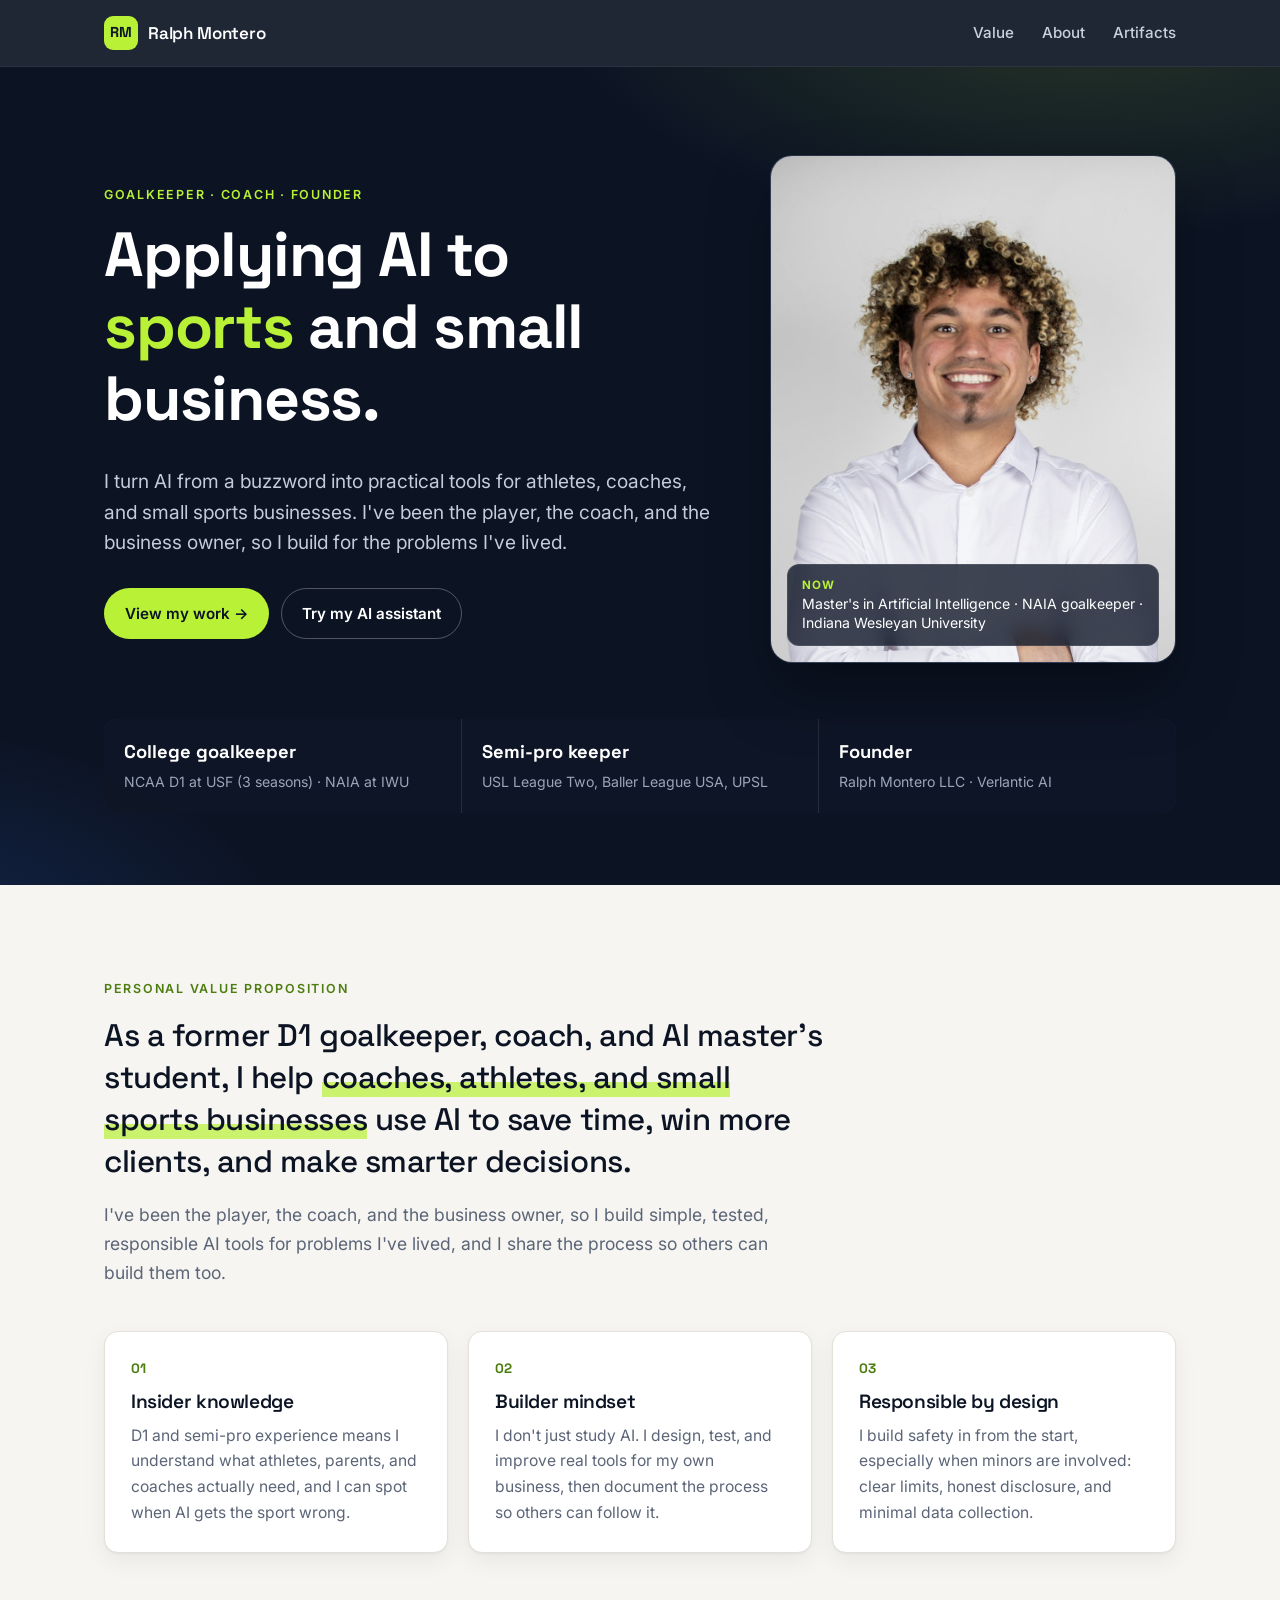
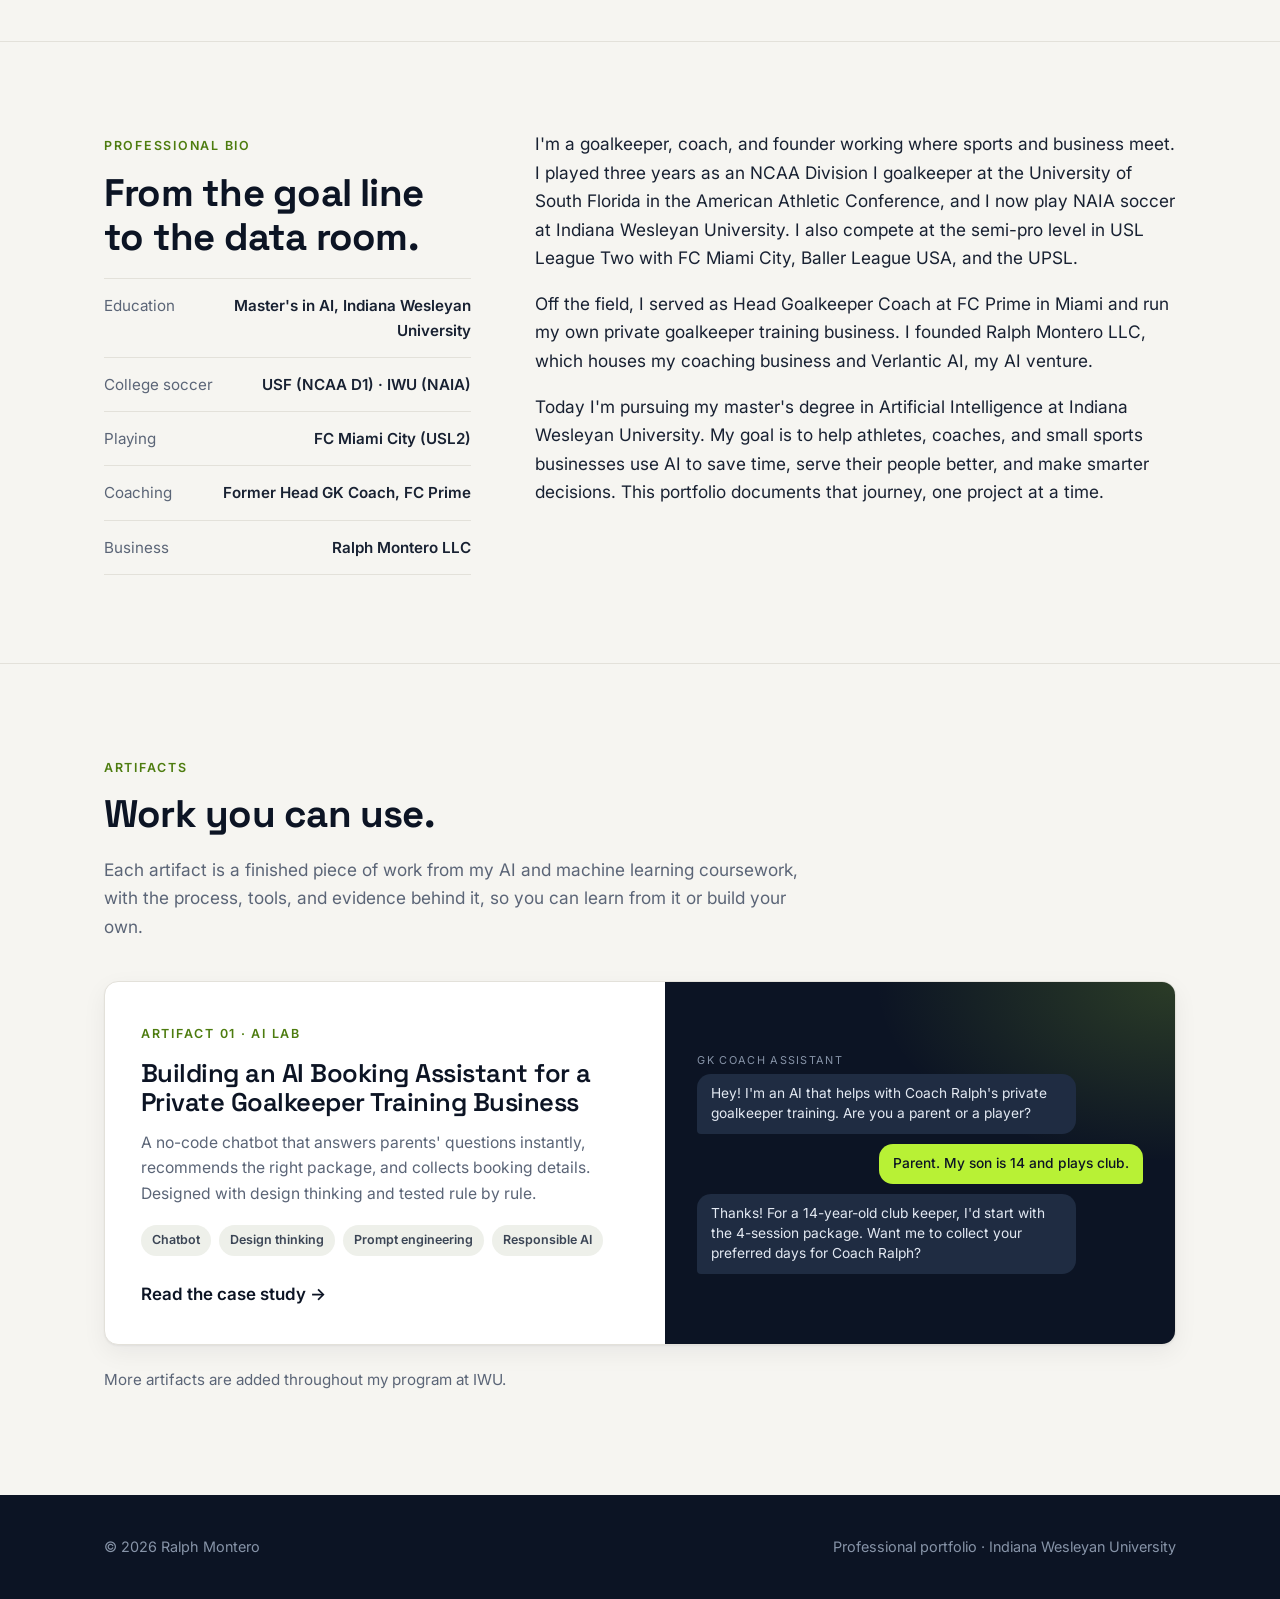
<file: index_3.html>
<!doctype html>
<html lang="en">
<head>
  <meta charset="utf-8">
  <meta name="viewport" content="width=device-width, initial-scale=1">
  <title>Ralph Montero | AI for Sports &amp; Business</title>
  <meta name="description" content="Ralph Montero: goalkeeper, coach, and founder applying AI to sports and small business. Professional portfolio from my master's in AI at Indiana Wesleyan University.">
  <meta property="og:title" content="Ralph Montero | AI for Sports & Business">
  <meta property="og:description" content="Goalkeeper, coach, and founder applying AI to sports and small business.">
  <link rel="icon" href="favicon.svg" type="image/svg+xml">
  <link rel="preconnect" href="https://fonts.googleapis.com">
  <link rel="preconnect" href="https://fonts.gstatic.com" crossorigin>
  <link href="https://fonts.googleapis.com/css2?family=Inter:wght@400;500;600;700&family=Space+Grotesk:wght@500;600;700&display=swap" rel="stylesheet">
  <link rel="stylesheet" href="style.css">
</head>
<body>

<header class="site-header">
  <div class="wrap">
    <a class="brand" href="index.html"><span class="brand-mark">RM</span>Ralph Montero</a>
    <button class="nav-toggle" aria-label="Open menu" aria-expanded="false">&#9776;</button>
    <nav class="nav">
      <a href="#value">Value</a>
      <a href="#about">About</a>
      <a href="#artifacts">Artifacts</a>
    </nav>
  </div>
</header>

<main>
  <!-- HERO -->
  <section class="hero">
    <div class="wrap">
      <div class="hero-grid">
        <div>
          <span class="eyebrow">Goalkeeper &middot; Coach &middot; Founder</span>
          <h1>Applying AI to <em>sports</em> and small business.</h1>
          <p class="lead">I turn AI from a buzzword into practical tools for athletes, coaches, and small sports businesses. I've been the player, the coach, and the business owner, so I build for the problems I've lived.</p>
          <div class="btn-row">
            <a class="btn btn-primary" href="#artifacts">View my work &rarr;</a>
            <a class="btn btn-ghost" href="gk-coach-assistant.html#live-demo">Try my AI assistant</a>
          </div>
        </div>
        <div class="portrait">
          <span class="initials">RM</span>
          <!-- Add your photo as headshot.jpg -->
          <img src="headshot.jpg" alt="Ralph Montero" style="position:relative;z-index:1">
          <div class="portrait-tag" style="z-index:2"><strong>Now</strong>Master's in Artificial Intelligence &middot; NAIA goalkeeper &middot; Indiana Wesleyan University</div>
        </div>
      </div>

      <div class="creds">
        <div><b>College goalkeeper</b><span>NCAA D1 at USF (3 seasons) &middot; NAIA at IWU</span></div>
        <div><b>Semi-pro keeper</b><span>USL League Two, Baller League USA, UPSL</span></div>
        <div><b>Founder</b><span>Ralph Montero LLC &middot; Verlantic AI</span></div>
      </div>
    </div>
  </section>

  <!-- VALUE PROPOSITION -->
  <section class="section" id="value">
    <div class="wrap">
      <span class="eyebrow">Personal value proposition</span>
      <p class="value-statement" style="max-width:36ch;margin-bottom:18px">As a former D1 goalkeeper, coach, and AI master's student, I help <mark>coaches, athletes, and small sports businesses</mark> use AI to save time, win more clients, and make smarter decisions.</p>
      <p style="max-width:62ch;color:var(--muted);font-size:1.1rem;margin-bottom:44px">I've been the player, the coach, and the business owner, so I build simple, tested, responsible AI tools for problems I've lived, and I share the process so others can build them too.</p>
      <div class="cards-3">
        <div class="card">
          <div class="num">01</div>
          <h3>Insider knowledge</h3>
          <p>D1 and semi-pro experience means I understand what athletes, parents, and coaches actually need, and I can spot when AI gets the sport wrong.</p>
        </div>
        <div class="card">
          <div class="num">02</div>
          <h3>Builder mindset</h3>
          <p>I don't just study AI. I design, test, and improve real tools for my own business, then document the process so others can follow it.</p>
        </div>
        <div class="card">
          <div class="num">03</div>
          <h3>Responsible by design</h3>
          <p>I build safety in from the start, especially when minors are involved: clear limits, honest disclosure, and minimal data collection.</p>
        </div>
      </div>
    </div>
  </section>

  <!-- BIO -->
  <section class="section" id="about">
    <div class="wrap bio-grid">
      <div>
        <span class="eyebrow">Professional bio</span>
        <h2>From the goal line to the data room.</h2>
        <ul class="bio-facts">
          <li><span>Education</span><span>Master's in AI, Indiana Wesleyan University</span></li>
          <li><span>College soccer</span><span>USF (NCAA D1) &middot; IWU (NAIA)</span></li>
          <li><span>Playing</span><span>FC Miami City (USL2)</span></li>
          <li><span>Coaching</span><span>Former Head GK Coach, FC Prime</span></li>
          <li><span>Business</span><span>Ralph Montero LLC</span></li>
        </ul>
      </div>
      <div class="bio-text">
        <p>I'm a goalkeeper, coach, and founder working where sports and business meet. I played three years as an NCAA Division I goalkeeper at the University of South Florida in the American Athletic Conference, and I now play NAIA soccer at Indiana Wesleyan University. I also compete at the semi-pro level in USL League Two with FC Miami City, Baller League USA, and the UPSL.</p>
        <p>Off the field, I served as Head Goalkeeper Coach at FC Prime in Miami and run my own private goalkeeper training business. I founded Ralph Montero LLC, which houses my coaching business and Verlantic AI, my AI venture.</p>
        <p>Today I'm pursuing my master's degree in Artificial Intelligence at Indiana Wesleyan University. My goal is to help athletes, coaches, and small sports businesses use AI to save time, serve their people better, and make smarter decisions. This portfolio documents that journey, one project at a time.</p>
      </div>
    </div>
  </section>

  <!-- ARTIFACTS -->
  <section class="section" id="artifacts">
    <div class="wrap">
      <div class="section-head">
        <span class="eyebrow">Artifacts</span>
        <h2>Work you can use.</h2>
        <p>Each artifact is a finished piece of work from my AI and machine learning coursework, with the process, tools, and evidence behind it, so you can learn from it or build your own.</p>
      </div>

      <a class="card artifact-card" href="gk-coach-assistant.html">
        <div class="body">
          <span class="eyebrow">Artifact 01 &middot; AI Lab</span>
          <h3>Building an AI Booking Assistant for a Private Goalkeeper Training Business</h3>
          <p>A no-code chatbot that answers parents' questions instantly, recommends the right package, and collects booking details. Designed with design thinking and tested rule by rule.</p>
          <div class="tags">
            <span class="tag">Chatbot</span><span class="tag">Design thinking</span><span class="tag">Prompt engineering</span><span class="tag">Responsible AI</span>
          </div>
          <span class="link-arrow">Read the case study &rarr;</span>
        </div>
        <div class="chat-visual" aria-hidden="true">
          <div><div class="bubble-label">GK Coach Assistant</div><div class="bubble bot">Hey! I'm an AI that helps with Coach Ralph's private goalkeeper training. Are you a parent or a player?</div></div>
          <div class="bubble user">Parent. My son is 14 and plays club.</div>
          <div class="bubble bot">Thanks! For a 14-year-old club keeper, I'd start with the 4-session package. Want me to collect your preferred days for Coach Ralph?</div>
        </div>
      </a>
      <p class="more-note">More artifacts are added throughout my program at IWU.</p>
    </div>
  </section>
</main>

<footer class="site-footer">
  <div class="wrap">
    <span>&copy; <span data-year>2026</span> Ralph Montero</span>
    <span>Professional portfolio &middot; Indiana Wesleyan University</span>
  </div>
</footer>

<script src="main.js"></script>
</body>
</html>
</file>
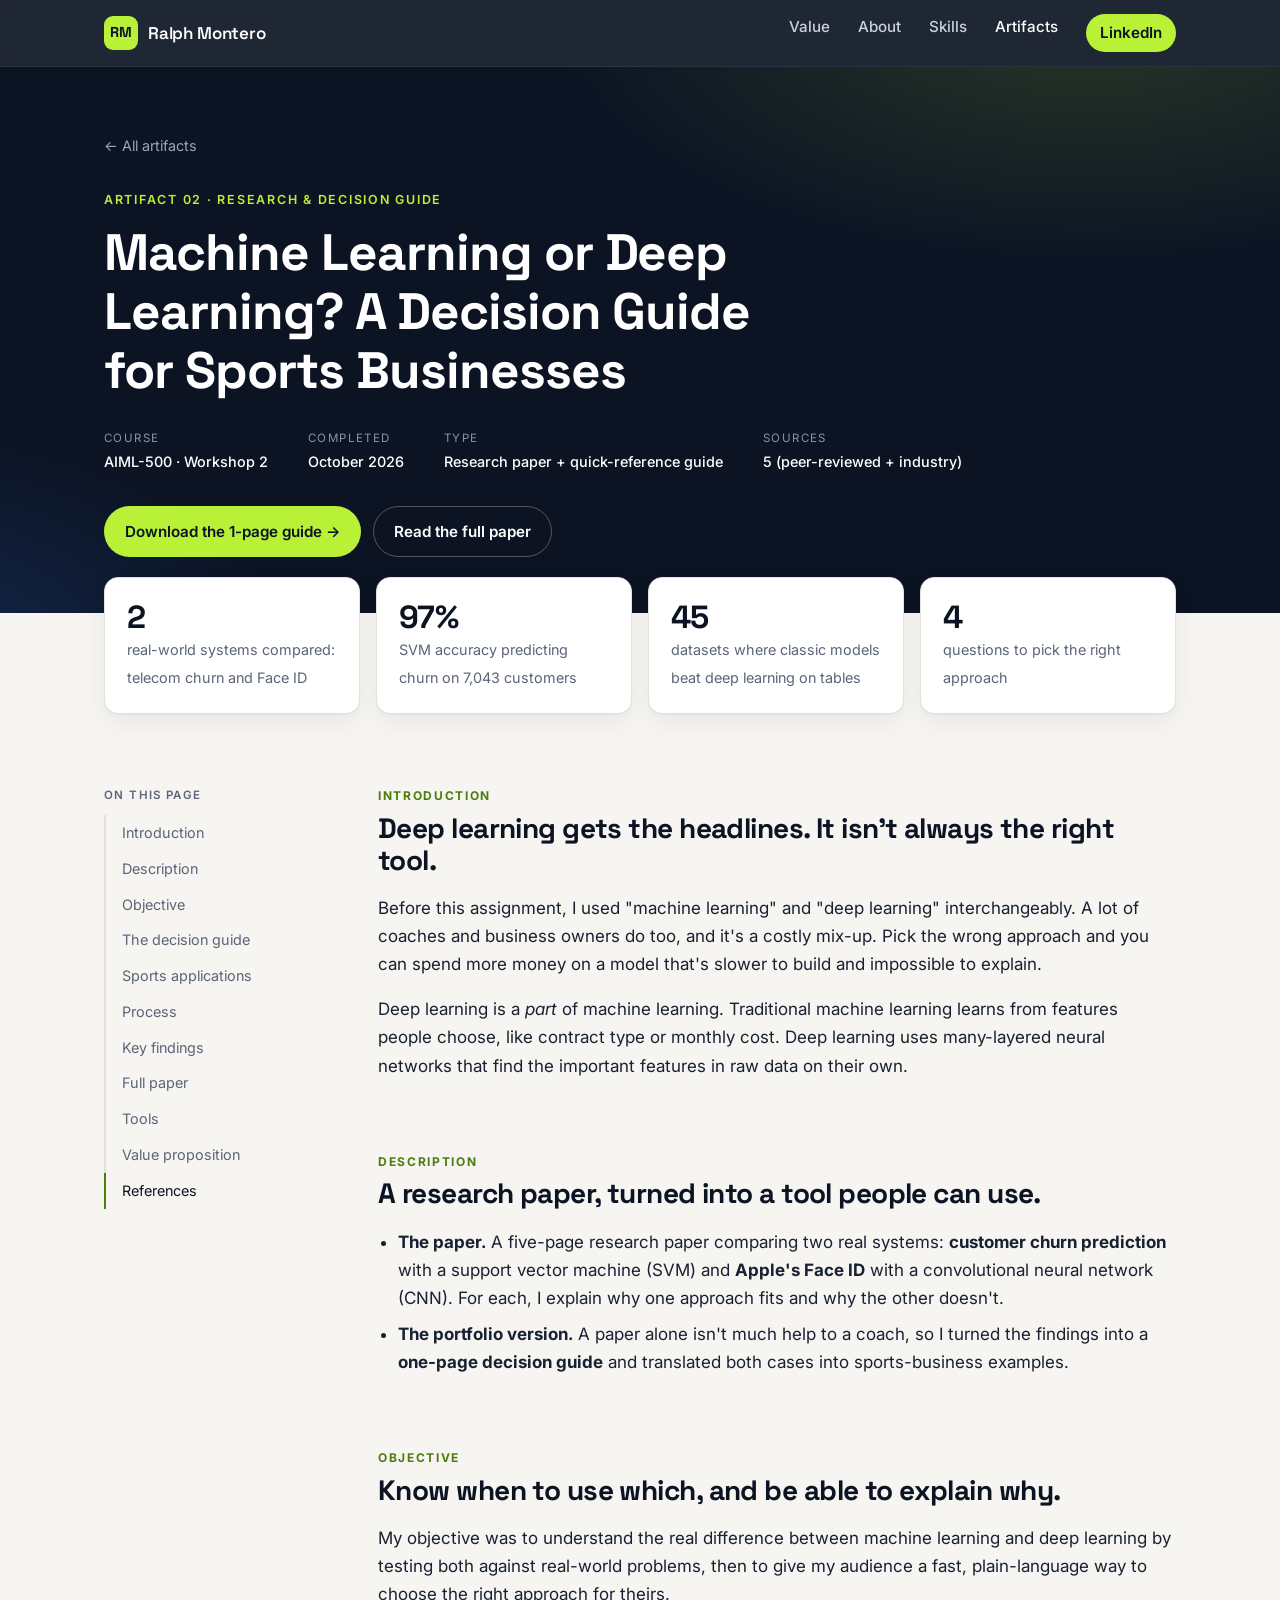
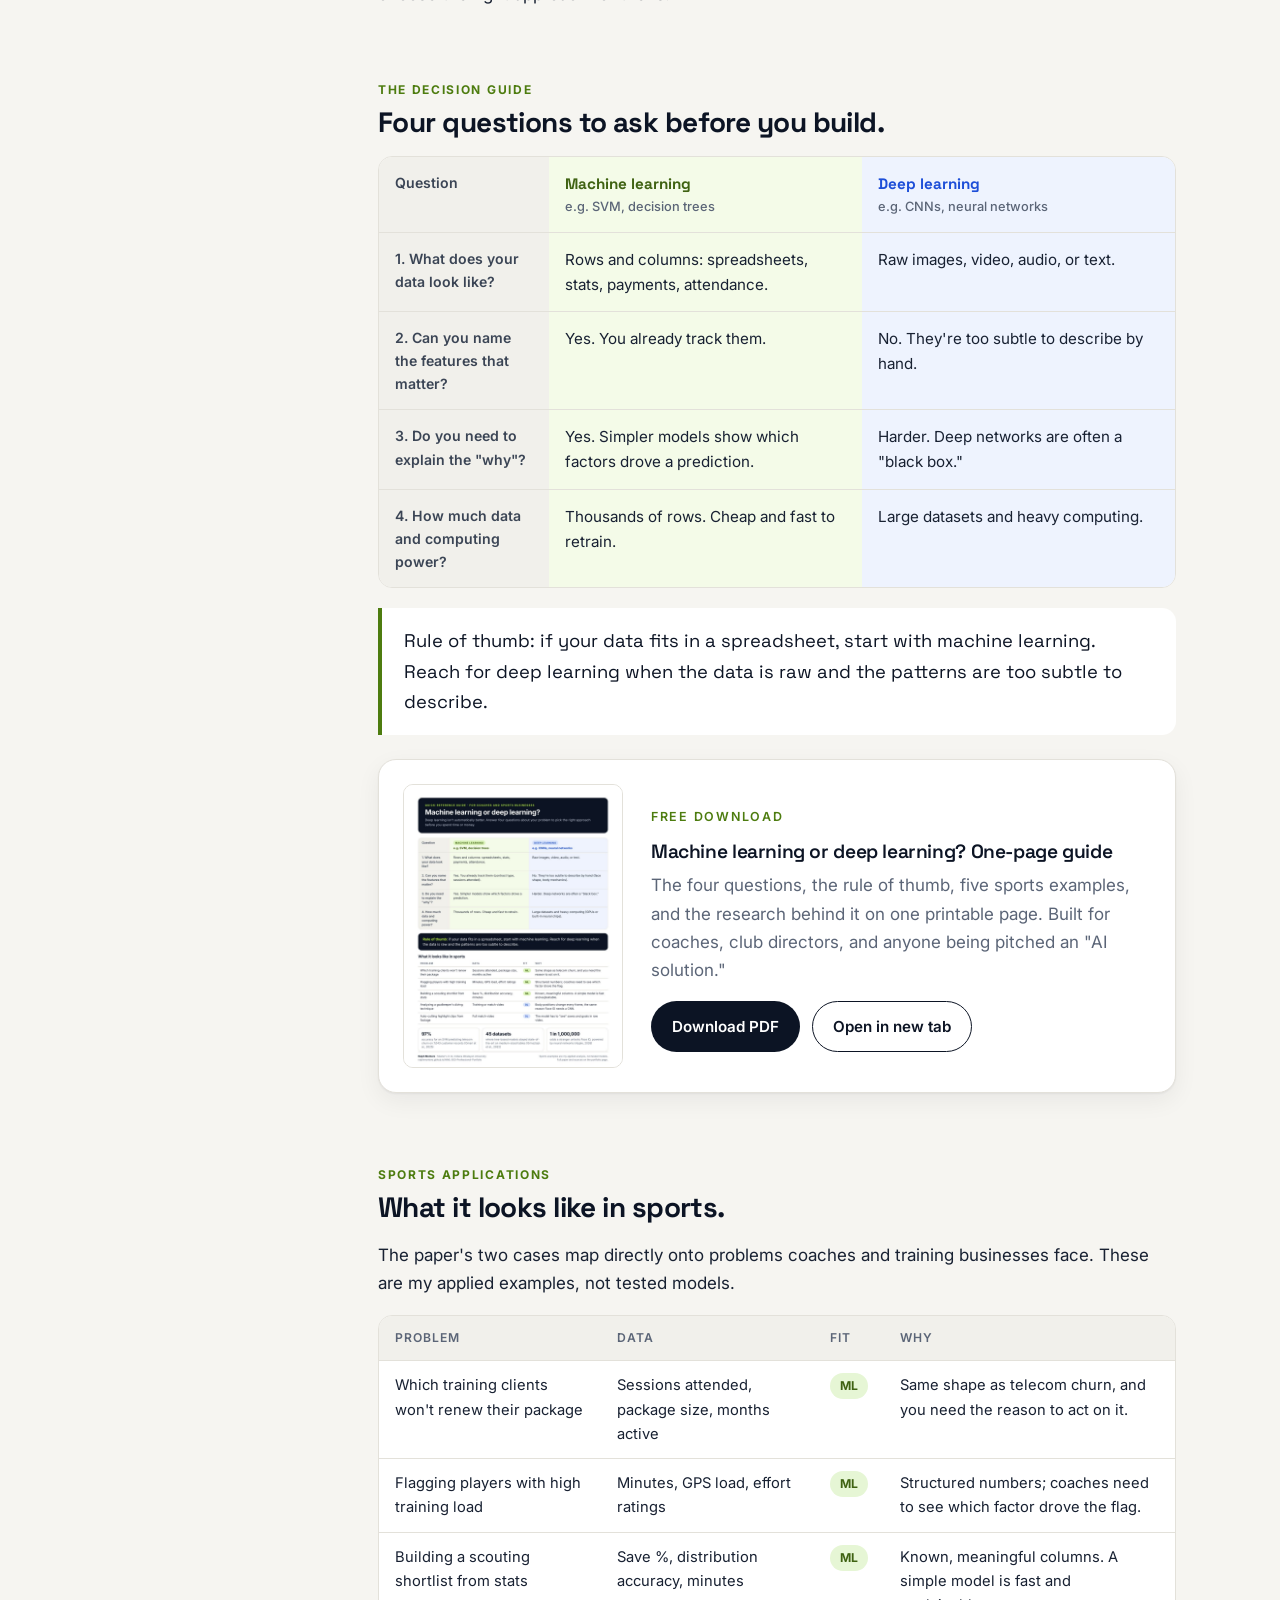
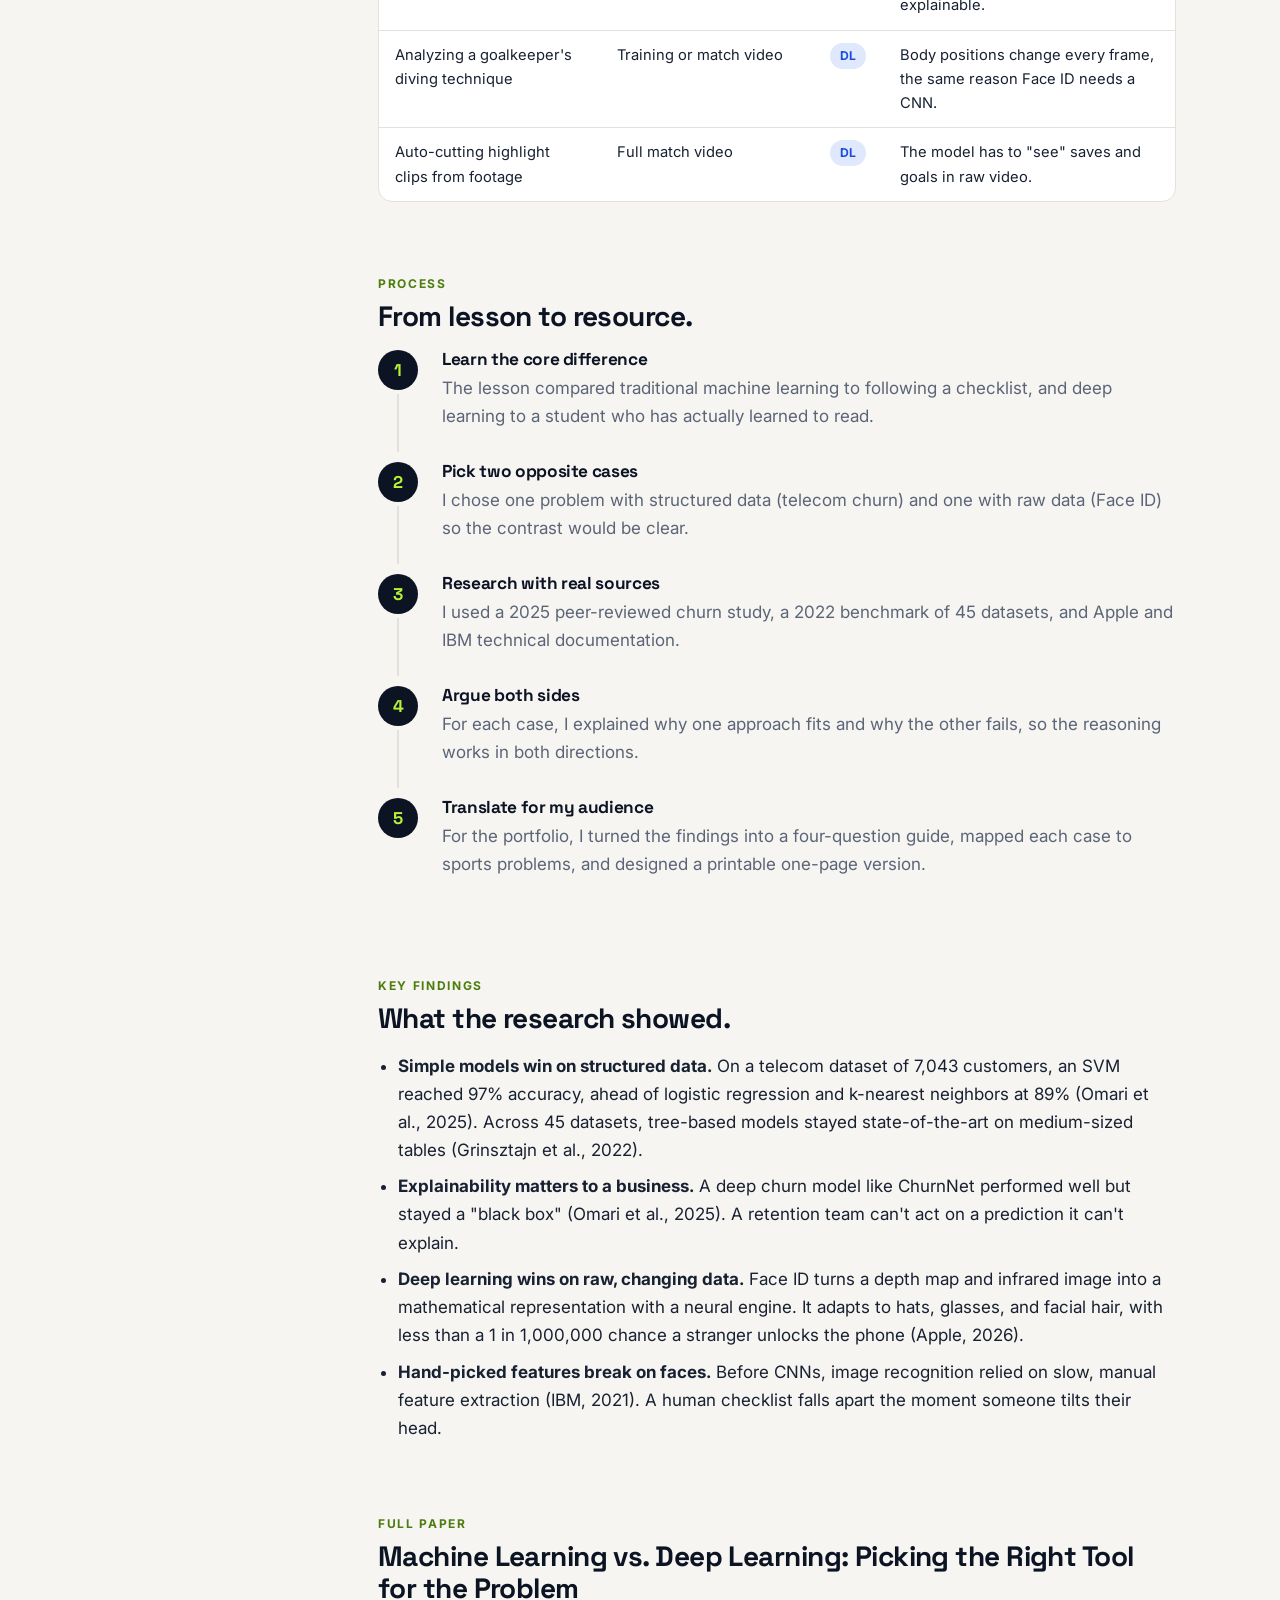
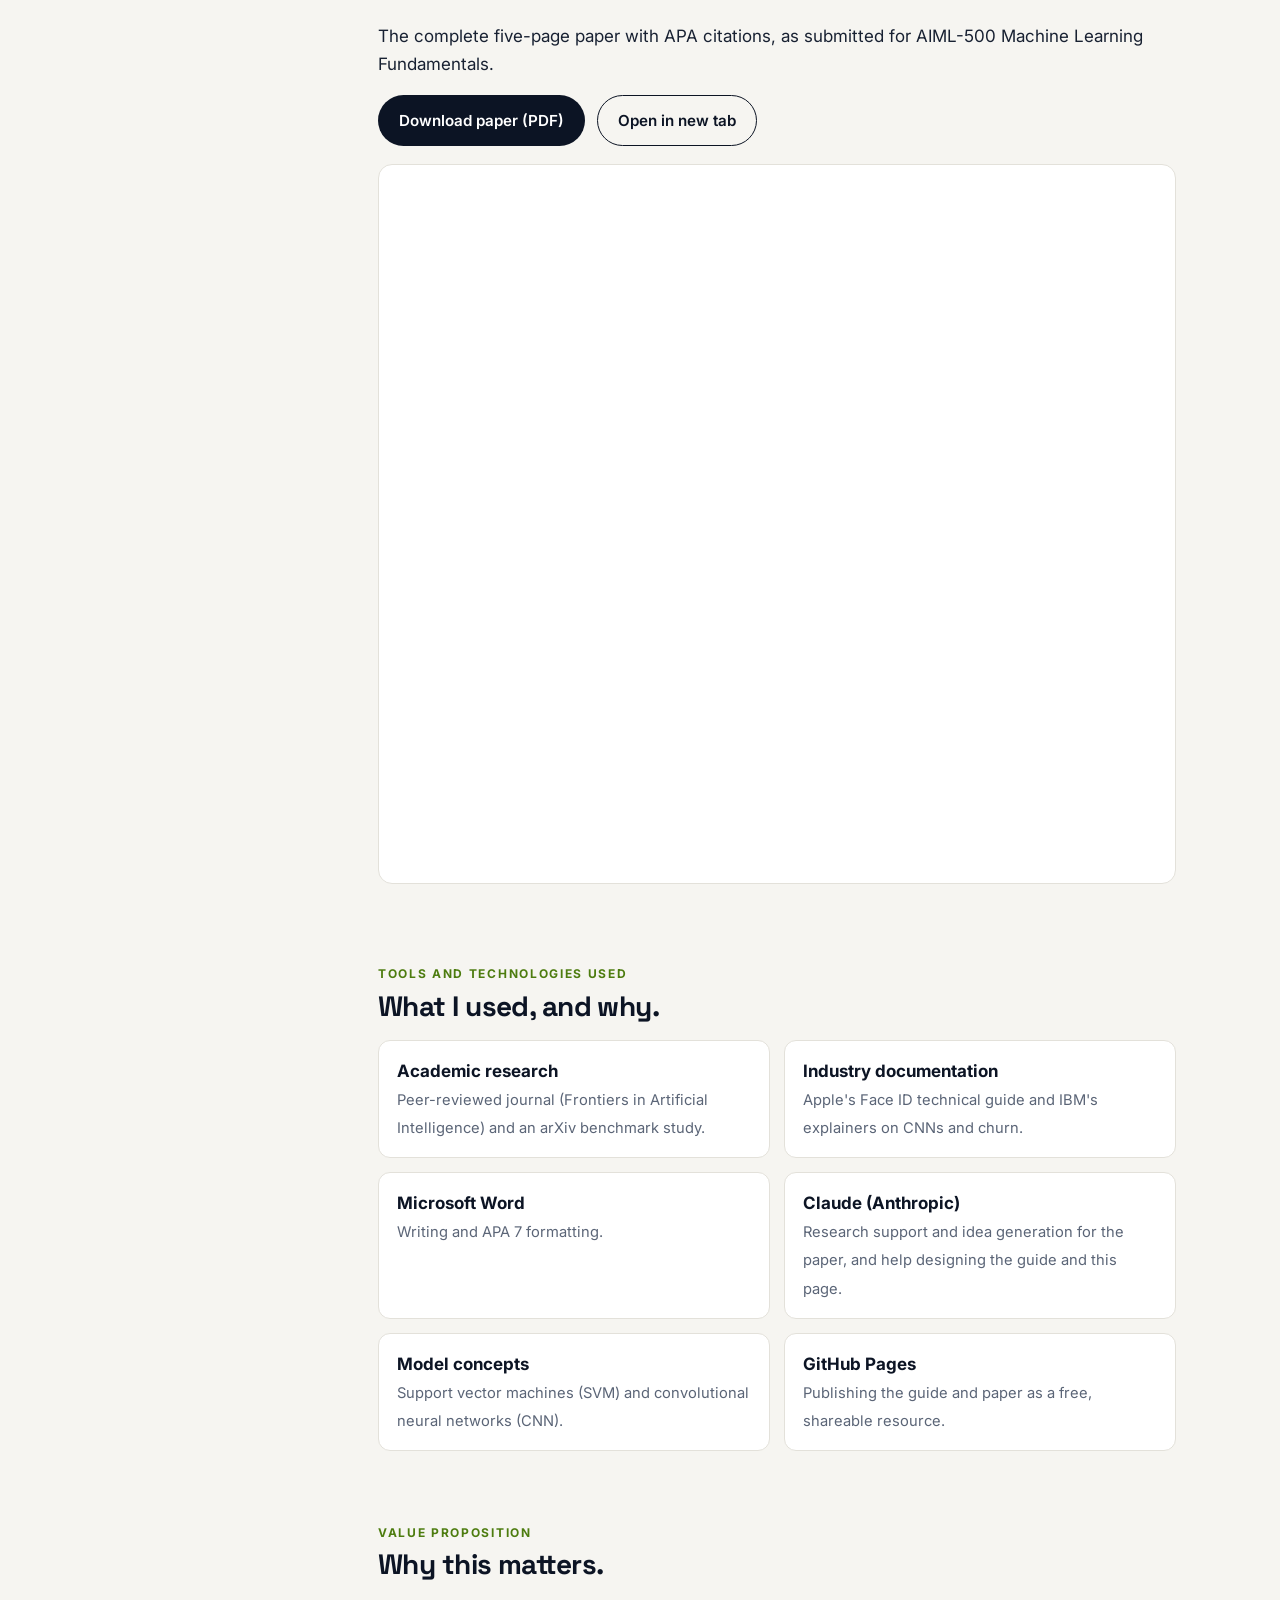
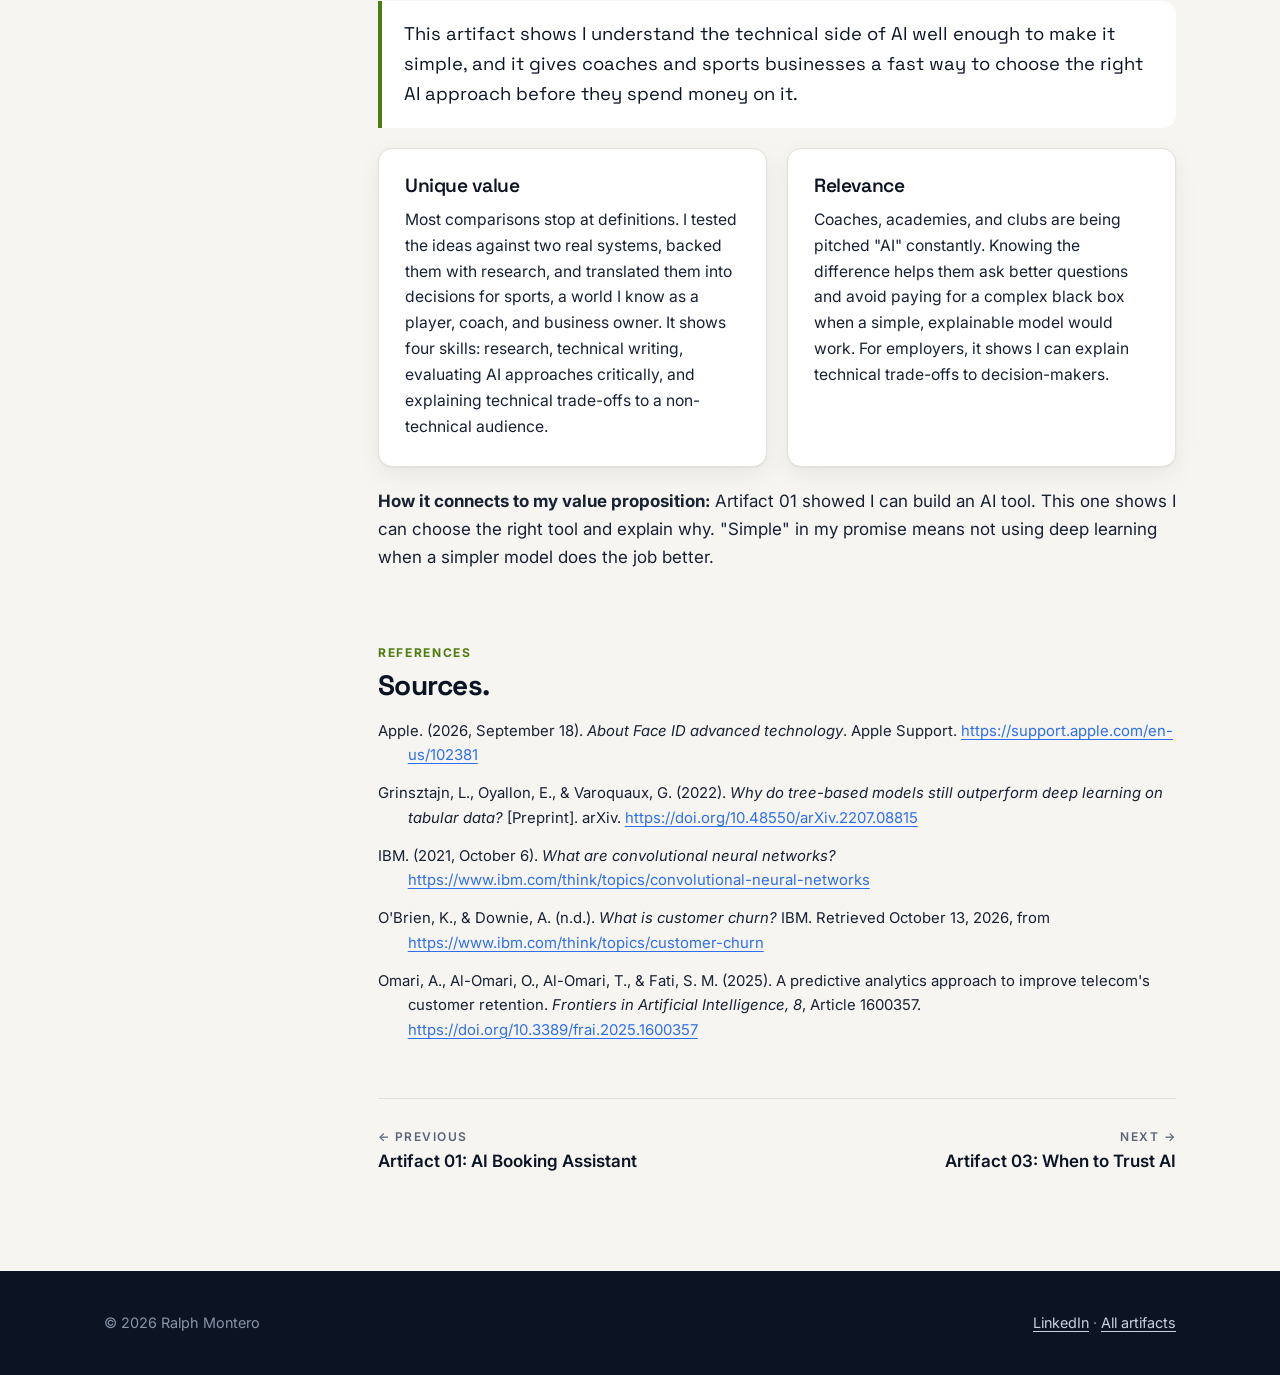
<file: ml-vs-dl.html>
<!doctype html>
<html lang="en">
<head>
  <meta charset="utf-8">
  <meta name="viewport" content="width=device-width, initial-scale=1">
  <title>Machine Learning or Deep Learning? | Ralph Montero</title>
  <meta name="description" content="Artifact 02: A research paper on machine learning vs. deep learning, turned into a one-page decision guide for coaches and sports businesses.">
  <link rel="icon" href="favicon.svg" type="image/svg+xml">
  <link rel="preconnect" href="https://fonts.googleapis.com">
  <link rel="preconnect" href="https://fonts.gstatic.com" crossorigin>
  <link href="https://fonts.googleapis.com/css2?family=Inter:wght@400;500;600;700&family=Space+Grotesk:wght@500;600;700&display=swap" rel="stylesheet">
  <link rel="stylesheet" href="style.css">
</head>
<body>

<header class="site-header">
  <div class="wrap">
    <a class="brand" href="index.html"><span class="brand-mark">RM</span>Ralph Montero</a>
    <button class="nav-toggle" aria-label="Open menu" aria-expanded="false">&#9776;</button>
    <nav class="nav">
      <a href="index.html#value">Value</a>
      <a href="index.html#about">About</a>
      <a href="index.html#skills">Skills</a>
      <a href="index.html#artifacts" aria-current="page">Artifacts</a>
      <a class="nav-cta" href="https://www.linkedin.com/in/ralph-montero-095a15254/" target="_blank" rel="noopener">LinkedIn</a>
    </nav>
  </div>
</header>

<main>
  <section class="hero page-hero">
    <div class="wrap">
      <a class="crumb" href="index.html#artifacts">&larr; All artifacts</a><br>
      <span class="eyebrow">Artifact 02 &middot; Research &amp; decision guide</span>
      <h1>Machine Learning or Deep Learning? A Decision Guide for Sports Businesses</h1>
      <dl class="meta">
        <div><dt>Course</dt><dd>AIML-500 &middot; Workshop 2</dd></div>
        <div><dt>Completed</dt><dd>October 2026</dd></div>
        <div><dt>Type</dt><dd>Research paper + quick-reference guide</dd></div>
        <div><dt>Sources</dt><dd>5 (peer-reviewed + industry)</dd></div>
      </dl>
      <div class="btn-row">
        <a class="btn btn-primary" href="ML-vs-DL-Decision-Guide.pdf" download>Download the 1-page guide &rarr;</a>
        <a class="btn btn-ghost" href="#paper">Read the full paper</a>
      </div>
    </div>
  </section>

  <div class="wrap">
    <div class="stats">
      <div class="stat"><b>2</b><span>real-world systems compared: telecom churn and Face ID</span></div>
      <div class="stat"><b>97%</b><span>SVM accuracy predicting churn on 7,043 customers</span></div>
      <div class="stat"><b>45</b><span>datasets where classic models beat deep learning on tables</span></div>
      <div class="stat"><b>4</b><span>questions to pick the right approach</span></div>
    </div>

    <div class="doc-layout">
      <aside class="toc">
        <p>On this page</p>
        <ol>
          <li><a href="#introduction">Introduction</a></li>
          <li><a href="#description">Description</a></li>
          <li><a href="#objective">Objective</a></li>
          <li><a href="#guide">The decision guide</a></li>
          <li><a href="#sports">Sports applications</a></li>
          <li><a href="#process">Process</a></li>
          <li><a href="#findings">Key findings</a></li>
          <li><a href="#paper">Full paper</a></li>
          <li><a href="#tools">Tools</a></li>
          <li><a href="#value-proposition">Value proposition</a></li>
          <li><a href="#references">References</a></li>
        </ol>
      </aside>

      <article class="doc">

        <section id="introduction">
          <div class="sec-label">Introduction</div>
          <h2>Deep learning gets the headlines. It isn't always the right tool.</h2>
          <p>Before this assignment, I used "machine learning" and "deep learning" interchangeably. A lot of coaches and business owners do too, and it's a costly mix-up. Pick the wrong approach and you can spend more money on a model that's slower to build and impossible to explain.</p>
          <p>Deep learning is a <em>part</em> of machine learning. Traditional machine learning learns from features people choose, like contract type or monthly cost. Deep learning uses many-layered neural networks that find the important features in raw data on their own.</p>
        </section>

        <section id="description">
          <div class="sec-label">Description</div>
          <h2>A research paper, turned into a tool people can use.</h2>
          <ul>
            <li><strong>The paper.</strong> A five-page research paper comparing two real systems: <strong>customer churn prediction</strong> with a support vector machine (SVM) and <strong>Apple's Face ID</strong> with a convolutional neural network (CNN). For each, I explain why one approach fits and why the other doesn't.</li>
            <li><strong>The portfolio version.</strong> A paper alone isn't much help to a coach, so I turned the findings into a <strong>one-page decision guide</strong> and translated both cases into sports-business examples.</li>
          </ul>
        </section>

        <section id="objective">
          <div class="sec-label">Objective</div>
          <h2>Know when to use which, and be able to explain why.</h2>
          <p>My objective was to understand the real difference between machine learning and deep learning by testing both against real-world problems, then to give my audience a fast, plain-language way to choose the right approach for theirs.</p>
        </section>

        <section id="guide">
          <div class="sec-label">The decision guide</div>
          <h2>Four questions to ask before you build.</h2>
          <div class="compare">
            <div class="q">Question</div>
            <div class="hd ml">Machine learning<small>e.g. SVM, decision trees</small></div>
            <div class="hd dl">Deep learning<small>e.g. CNNs, neural networks</small></div>

            <div class="q">1. What does your data look like?</div>
            <div class="ml">Rows and columns: spreadsheets, stats, payments, attendance.</div>
            <div class="dl">Raw images, video, audio, or text.</div>

            <div class="q">2. Can you name the features that matter?</div>
            <div class="ml">Yes. You already track them.</div>
            <div class="dl">No. They're too subtle to describe by hand.</div>

            <div class="q">3. Do you need to explain the "why"?</div>
            <div class="ml">Yes. Simpler models show which factors drove a prediction.</div>
            <div class="dl">Harder. Deep networks are often a "black box."</div>

            <div class="q">4. How much data and computing power?</div>
            <div class="ml">Thousands of rows. Cheap and fast to retrain.</div>
            <div class="dl">Large datasets and heavy computing.</div>
          </div>
          <p class="callout">Rule of thumb: if your data fits in a spreadsheet, start with machine learning. Reach for deep learning when the data is raw and the patterns are too subtle to describe.</p>

          <div class="download-card">
            <a href="ML-vs-DL-Decision-Guide.pdf" target="_blank" rel="noopener"><img src="guide-preview.jpg" alt="Preview of the one-page decision guide"></a>
            <div>
              <span class="eyebrow">Free download</span>
              <h3>Machine learning or deep learning? One-page guide</h3>
              <p>The four questions, the rule of thumb, five sports examples, and the research behind it on one printable page. Built for coaches, club directors, and anyone being pitched an "AI solution."</p>
              <div class="btn-row">
                <a class="btn btn-dark" href="ML-vs-DL-Decision-Guide.pdf" download>Download PDF</a>
                <a class="btn btn-outline" href="ML-vs-DL-Decision-Guide.pdf" target="_blank" rel="noopener">Open in new tab</a>
              </div>
            </div>
          </div>
        </section>

        <section id="sports">
          <div class="sec-label">Sports applications</div>
          <h2>What it looks like in sports.</h2>
          <p>The paper's two cases map directly onto problems coaches and training businesses face. These are my applied examples, not tested models.</p>
          <div class="table-wrap">
            <table>
              <thead><tr><th>Problem</th><th>Data</th><th>Fit</th><th>Why</th></tr></thead>
              <tbody>
                <tr><td>Which training clients won't renew their package</td><td>Sessions attended, package size, months active</td><td><span class="pill ml">ML</span></td><td>Same shape as telecom churn, and you need the reason to act on it.</td></tr>
                <tr><td>Flagging players with high training load</td><td>Minutes, GPS load, effort ratings</td><td><span class="pill ml">ML</span></td><td>Structured numbers; coaches need to see which factor drove the flag.</td></tr>
                <tr><td>Building a scouting shortlist from stats</td><td>Save %, distribution accuracy, minutes</td><td><span class="pill ml">ML</span></td><td>Known, meaningful columns. A simple model is fast and explainable.</td></tr>
                <tr><td>Analyzing a goalkeeper's diving technique</td><td>Training or match video</td><td><span class="pill dl">DL</span></td><td>Body positions change every frame, the same reason Face ID needs a CNN.</td></tr>
                <tr><td>Auto-cutting highlight clips from footage</td><td>Full match video</td><td><span class="pill dl">DL</span></td><td>The model has to "see" saves and goals in raw video.</td></tr>
              </tbody>
            </table>
          </div>
        </section>

        <section id="process">
          <div class="sec-label">Process</div>
          <h2>From lesson to resource.</h2>
          <ol class="steps">
            <li>
              <h4>Learn the core difference</h4>
              <p>The lesson compared traditional machine learning to following a checklist, and deep learning to a student who has actually learned to read.</p>
            </li>
            <li>
              <h4>Pick two opposite cases</h4>
              <p>I chose one problem with structured data (telecom churn) and one with raw data (Face ID) so the contrast would be clear.</p>
            </li>
            <li>
              <h4>Research with real sources</h4>
              <p>I used a 2025 peer-reviewed churn study, a 2022 benchmark of 45 datasets, and Apple and IBM technical documentation.</p>
            </li>
            <li>
              <h4>Argue both sides</h4>
              <p>For each case, I explained why one approach fits and why the other fails, so the reasoning works in both directions.</p>
            </li>
            <li>
              <h4>Translate for my audience</h4>
              <p>For the portfolio, I turned the findings into a four-question guide, mapped each case to sports problems, and designed a printable one-page version.</p>
            </li>
          </ol>
        </section>

        <section id="findings">
          <div class="sec-label">Key findings</div>
          <h2>What the research showed.</h2>
          <ul>
            <li><strong>Simple models win on structured data.</strong> On a telecom dataset of 7,043 customers, an SVM reached 97% accuracy, ahead of logistic regression and k-nearest neighbors at 89% (Omari et al., 2025). Across 45 datasets, tree-based models stayed state-of-the-art on medium-sized tables (Grinsztajn et al., 2022).</li>
            <li><strong>Explainability matters to a business.</strong> A deep churn model like ChurnNet performed well but stayed a "black box" (Omari et al., 2025). A retention team can't act on a prediction it can't explain.</li>
            <li><strong>Deep learning wins on raw, changing data.</strong> Face ID turns a depth map and infrared image into a mathematical representation with a neural engine. It adapts to hats, glasses, and facial hair, with less than a 1 in 1,000,000 chance a stranger unlocks the phone (Apple, 2026).</li>
            <li><strong>Hand-picked features break on faces.</strong> Before CNNs, image recognition relied on slow, manual feature extraction (IBM, 2021). A human checklist falls apart the moment someone tilts their head.</li>
          </ul>
        </section>

        <section id="paper">
          <div class="sec-label">Full paper</div>
          <h2>Machine Learning vs. Deep Learning: Picking the Right Tool for the Problem</h2>
          <p>The complete five-page paper with APA citations, as submitted for AIML-500 Machine Learning Fundamentals.</p>
          <div class="btn-row">
            <a class="btn btn-dark" href="ML-vs-DL-Paper.pdf" download>Download paper (PDF)</a>
            <a class="btn btn-outline" href="ML-vs-DL-Paper.pdf" target="_blank" rel="noopener">Open in new tab</a>
          </div>
          <iframe class="pdf-frame" src="ML-vs-DL-Paper.pdf#view=FitH" title="Machine Learning vs. Deep Learning paper PDF"></iframe>
        </section>

        <section id="tools">
          <div class="sec-label">Tools and technologies used</div>
          <h2>What I used, and why.</h2>
          <ul class="tool-list">
            <li><b>Academic research</b><span>Peer-reviewed journal (Frontiers in Artificial Intelligence) and an arXiv benchmark study.</span></li>
            <li><b>Industry documentation</b><span>Apple's Face ID technical guide and IBM's explainers on CNNs and churn.</span></li>
            <li><b>Microsoft Word</b><span>Writing and APA 7 formatting.</span></li>
            <li><b>Claude (Anthropic)</b><span>Research support and idea generation for the paper, and help designing the guide and this page.</span></li>
            <li><b>Model concepts</b><span>Support vector machines (SVM) and convolutional neural networks (CNN).</span></li>
            <li><b>GitHub Pages</b><span>Publishing the guide and paper as a free, shareable resource.</span></li>
          </ul>
        </section>

        <section id="value-proposition">
          <div class="sec-label">Value proposition</div>
          <h2>Why this matters.</h2>
          <p class="callout">This artifact shows I understand the technical side of AI well enough to make it simple, and it gives coaches and sports businesses a fast way to choose the right AI approach before they spend money on it.</p>
          <div class="value-grid">
            <div class="card">
              <h3>Unique value</h3>
              <p>Most comparisons stop at definitions. I tested the ideas against two real systems, backed them with research, and translated them into decisions for sports, a world I know as a player, coach, and business owner. It shows four skills: research, technical writing, evaluating AI approaches critically, and explaining technical trade-offs to a non-technical audience.</p>
            </div>
            <div class="card">
              <h3>Relevance</h3>
              <p>Coaches, academies, and clubs are being pitched "AI" constantly. Knowing the difference helps them ask better questions and avoid paying for a complex black box when a simple, explainable model would work. For employers, it shows I can explain technical trade-offs to decision-makers.</p>
            </div>
          </div>
          <p style="margin-top:20px"><strong>How it connects to my value proposition:</strong> Artifact 01 showed I can build an AI tool. This one shows I can choose the right tool and explain why. "Simple" in my promise means not using deep learning when a simpler model does the job better.</p>
        </section>

        <section id="references">
          <div class="sec-label">References</div>
          <h2>Sources.</h2>
          <ul class="refs">
            <li>Apple. (2026, September 18). <em>About Face ID advanced technology</em>. Apple Support. <a href="https://support.apple.com/en-us/102381" target="_blank" rel="noopener">https://support.apple.com/en-us/102381</a></li>
            <li>Grinsztajn, L., Oyallon, E., &amp; Varoquaux, G. (2022). <em>Why do tree-based models still outperform deep learning on tabular data?</em> [Preprint]. arXiv. <a href="https://doi.org/10.48550/arXiv.2207.08815" target="_blank" rel="noopener">https://doi.org/10.48550/arXiv.2207.08815</a></li>
            <li>IBM. (2021, October 6). <em>What are convolutional neural networks?</em> <a href="https://www.ibm.com/think/topics/convolutional-neural-networks" target="_blank" rel="noopener">https://www.ibm.com/think/topics/convolutional-neural-networks</a></li>
            <li>O'Brien, K., &amp; Downie, A. (n.d.). <em>What is customer churn?</em> IBM. Retrieved October 13, 2026, from <a href="https://www.ibm.com/think/topics/customer-churn" target="_blank" rel="noopener">https://www.ibm.com/think/topics/customer-churn</a></li>
            <li>Omari, A., Al-Omari, O., Al-Omari, T., &amp; Fati, S. M. (2025). A predictive analytics approach to improve telecom's customer retention. <em>Frontiers in Artificial Intelligence, 8</em>, Article 1600357. <a href="https://doi.org/10.3389/frai.2025.1600357" target="_blank" rel="noopener">https://doi.org/10.3389/frai.2025.1600357</a></li>
          </ul>

          <nav class="pager">
            <a href="gk-coach-assistant.html"><span>&larr; Previous</span>Artifact 01: AI Booking Assistant</a>
            <a href="ai-trust.html"><span>Next &rarr;</span>Artifact 03: When to Trust AI</a>
          </nav>
        </section>

      </article>
    </div>
  </div>
</main>

<footer class="site-footer">
  <div class="wrap">
    <span>&copy; <span data-year>2026</span> Ralph Montero</span>
    <span><a href="https://www.linkedin.com/in/ralph-montero-095a15254/" target="_blank" rel="noopener">LinkedIn</a> &middot; <a href="index.html#artifacts">All artifacts</a></span>
  </div>
</footer>

<script src="main.js"></script>
</body>
</html>
</file>
<file: style.css>
/* Ralph Montero — portfolio styles */
:root {
  --ink: #0c1424;
  --ink-2: #1b2638;
  --paper: #f6f5f1;
  --card: #ffffff;
  --text: #182132;
  --muted: #5b6577;
  --line: #e3e1da;
  --accent: #b8f135;      /* glove volt */
  --accent-ink: #4d7c0f;  /* readable volt on light */
  --blue: #2f6fec;
  --radius: 14px;
  --max: 1120px;
  --shadow: 0 1px 2px rgba(12,20,36,.05), 0 8px 24px rgba(12,20,36,.06);
}

* { box-sizing: border-box; }
html { scroll-behavior: smooth; scroll-padding-top: 84px; }
body {
  margin: 0;
  font-family: "Inter", system-ui, -apple-system, "Segoe UI", sans-serif;
  font-size: 17px;
  line-height: 1.65;
  color: var(--text);
  background: var(--paper);
  -webkit-font-smoothing: antialiased;
}
img { max-width: 100%; display: block; }
a { color: var(--blue); text-underline-offset: 3px; }
h1, h2, h3, h4 {
  font-family: "Space Grotesk", "Inter", sans-serif;
  line-height: 1.15;
  letter-spacing: -0.02em;
  margin: 0 0 .5em;
  color: var(--ink);
}
h1 { font-size: clamp(2.3rem, 5.4vw, 3.9rem); font-weight: 700; }
h2 { font-size: clamp(1.7rem, 3.2vw, 2.4rem); font-weight: 700; }
h3 { font-size: 1.2rem; font-weight: 600; }
p { margin: 0 0 1em; }
.wrap { max-width: var(--max); margin: 0 auto; padding: 0 24px; }

/* ---------- header ---------- */
.site-header {
  position: sticky; top: 0; z-index: 50;
  background: rgba(12,20,36,.92);
  backdrop-filter: saturate(140%) blur(10px);
  border-bottom: 1px solid rgba(255,255,255,.06);
}
.site-header .wrap { display: flex; align-items: center; justify-content: space-between; height: 66px; }
.brand { display: flex; align-items: center; gap: 10px; color: #fff; text-decoration: none; font-family: "Space Grotesk", sans-serif; font-weight: 600; letter-spacing: -.01em; }
.brand-mark {
  width: 34px; height: 34px; border-radius: 9px;
  background: var(--accent); color: var(--ink);
  display: grid; place-items: center; font-weight: 700; font-size: .9rem;
}
.nav { display: flex; gap: 28px; }
.nav a { color: #c9d1de; text-decoration: none; font-size: .95rem; font-weight: 500; }
.nav a:hover, .nav a[aria-current="page"] { color: #fff; }
.nav-toggle { display: none; background: none; border: 0; color: #fff; font-size: 1.5rem; cursor: pointer; }

/* ---------- buttons ---------- */
.btn {
  display: inline-flex; align-items: center; gap: 8px;
  padding: 12px 20px; border-radius: 999px;
  font-weight: 600; font-size: .95rem; text-decoration: none;
  border: 1.5px solid transparent; transition: transform .15s ease, background .15s ease;
}
.btn:hover { transform: translateY(-1px); }
.btn-primary { background: var(--accent); color: var(--ink); }
.btn-ghost { border-color: rgba(255,255,255,.28); color: #fff; }
.btn-ghost:hover { background: rgba(255,255,255,.08); }
.btn-dark { background: var(--ink); color: #fff; }
.btn-outline { border-color: var(--ink); color: var(--ink); }
.btn-row { display: flex; flex-wrap: wrap; gap: 12px; }

/* ---------- hero ---------- */
.hero {
  background:
    radial-gradient(900px 420px at 85% -10%, rgba(184,241,53,.16), transparent 60%),
    radial-gradient(700px 400px at -10% 110%, rgba(47,111,236,.22), transparent 60%),
    var(--ink);
  color: #dbe2ec;
  padding: 88px 0 72px;
  overflow: hidden;
}
.hero h1 { color: #fff; max-width: 14ch; }
.hero h1 em { font-style: normal; color: var(--accent); }
.hero-grid { display: grid; grid-template-columns: 1.35fr .9fr; gap: 56px; align-items: center; }
.eyebrow {
  display: inline-block; font-size: .78rem; font-weight: 600; letter-spacing: .14em; text-transform: uppercase;
  color: var(--accent-ink); margin-bottom: 14px;
}
.hero .eyebrow { color: var(--accent); }
.lead { font-size: 1.2rem; line-height: 1.6; max-width: 56ch; }
.hero .lead { color: #c3ccd9; margin-bottom: 30px; }

.portrait {
  position: relative; aspect-ratio: 4/5; border-radius: 22px; overflow: hidden;
  background: linear-gradient(160deg, #22314a, #121c2e);
  border: 1px solid rgba(255,255,255,.08);
  box-shadow: 0 30px 60px rgba(0,0,0,.35);
}
.portrait img { width: 100%; height: 100%; object-fit: cover; }
.portrait .initials {
  position: absolute; inset: 0; display: grid; place-items: center;
  font-family: "Space Grotesk", sans-serif; font-size: 5rem; font-weight: 700; color: rgba(255,255,255,.14);
}
.portrait-tag {
  position: absolute; left: 16px; bottom: 16px; right: 16px;
  background: rgba(12,20,36,.78); backdrop-filter: blur(8px);
  border: 1px solid rgba(255,255,255,.1); border-radius: 12px;
  padding: 12px 14px; color: #fff; font-size: .88rem; line-height: 1.4;
}
.portrait-tag strong { color: var(--accent); display: block; font-size: .72rem; letter-spacing: .12em; text-transform: uppercase; }

.creds { display: grid; grid-template-columns: repeat(3, 1fr); gap: 1px; margin-top: 56px; background: rgba(255,255,255,.1); border-radius: var(--radius); overflow: hidden; }
.creds div { background: rgba(12,20,36,.92); padding: 18px 20px; }
.creds b { display: block; color: #fff; font-family: "Space Grotesk", sans-serif; font-size: 1.15rem; }
.creds span { font-size: .88rem; color: #9aa6b8; }

/* ---------- sections ---------- */
.section { padding: 88px 0; }
.section + .section { border-top: 1px solid var(--line); }
.section-head { max-width: 720px; margin-bottom: 40px; }
.section-head p { color: var(--muted); font-size: 1.08rem; }

.value-statement {
  font-family: "Space Grotesk", sans-serif; font-size: clamp(1.4rem, 2.6vw, 1.95rem);
  line-height: 1.35; font-weight: 500; color: var(--ink); max-width: 30ch; margin-bottom: 44px; letter-spacing: -.015em;
}
.value-statement mark { background: linear-gradient(transparent 62%, rgba(184,241,53,.7) 62%); color: inherit; }
.cards-3 { display: grid; grid-template-columns: repeat(3, 1fr); gap: 20px; }
.card {
  background: var(--card); border: 1px solid var(--line); border-radius: var(--radius);
  padding: 26px; box-shadow: var(--shadow);
}
.card .num { font-family: "Space Grotesk", sans-serif; font-size: .85rem; color: var(--accent-ink); font-weight: 700; margin-bottom: 10px; }
.card p { color: var(--muted); margin: 0; font-size: .98rem; }

.bio-grid { display: grid; grid-template-columns: .8fr 1.4fr; gap: 64px; align-items: start; }
.bio-facts { list-style: none; padding: 0; margin: 0; border-top: 1px solid var(--line); }
.bio-facts li { display: flex; justify-content: space-between; gap: 16px; padding: 14px 0; border-bottom: 1px solid var(--line); font-size: .95rem; }
.bio-facts li span:first-child { color: var(--muted); }
.bio-facts li span:last-child { font-weight: 600; text-align: right; }
.bio-text p { font-size: 1.08rem; }

/* artifact cards */
.artifact-card {
  display: grid; grid-template-columns: 1.1fr 1fr; overflow: hidden; padding: 0;
  text-decoration: none; color: inherit; transition: transform .2s ease, box-shadow .2s ease;
}
.artifact-card:hover { transform: translateY(-3px); box-shadow: 0 2px 4px rgba(12,20,36,.06), 0 18px 40px rgba(12,20,36,.12); }
.artifact-card .body { padding: 36px; }
.artifact-card h3 { font-size: 1.6rem; margin-bottom: 12px; }
.artifact-card p { color: var(--muted); }
.tags { display: flex; flex-wrap: wrap; gap: 8px; margin: 18px 0 24px; }
.tag { font-size: .78rem; font-weight: 600; padding: 5px 11px; border-radius: 999px; background: #eef0ea; color: #3b4555; }
.link-arrow { font-weight: 600; color: var(--ink); }
.artifact-card:hover .link-arrow { color: var(--accent-ink); }
.more-note { margin-top: 22px; color: var(--muted); font-size: .95rem; }

/* chat illustration */
.chat-visual {
  background: radial-gradient(500px 300px at 100% 0%, rgba(184,241,53,.18), transparent 60%), var(--ink);
  padding: 32px; display: flex; flex-direction: column; justify-content: center; gap: 10px;
}
.bubble { max-width: 85%; padding: 10px 14px; border-radius: 14px; font-size: .86rem; line-height: 1.45; }
.bubble.bot { background: #1f2c42; color: #e3e9f2; border-bottom-left-radius: 4px; }
.bubble.user { background: var(--accent); color: var(--ink); align-self: flex-end; border-bottom-right-radius: 4px; font-weight: 500; }
.bubble-label { font-size: .68rem; letter-spacing: .12em; text-transform: uppercase; color: #8794a8; margin-bottom: 4px; }

/* ---------- artifact page ---------- */
.page-hero { padding: 64px 0 56px; }
.page-hero h1 { font-size: clamp(2rem, 4.4vw, 3.2rem); max-width: 22ch; }
.crumb { display: inline-block; color: #9aa6b8; text-decoration: none; font-size: .9rem; margin-bottom: 26px; }
.crumb:hover { color: #fff; }
.meta { display: grid; grid-template-columns: repeat(4, auto); justify-content: start; gap: 12px 40px; margin: 28px 0 32px; }
.meta div { font-size: .9rem; }
.meta dt { color: #8794a8; font-size: .72rem; letter-spacing: .12em; text-transform: uppercase; margin-bottom: 2px; }
.meta dd { margin: 0; color: #fff; font-weight: 500; }

.stats { display: grid; grid-template-columns: repeat(4, 1fr); gap: 16px; margin-top: -36px; position: relative; z-index: 2; }
.stat { background: var(--card); border: 1px solid var(--line); border-radius: var(--radius); padding: 22px; box-shadow: var(--shadow); }
.stat b { display: block; font-family: "Space Grotesk", sans-serif; font-size: 2rem; color: var(--ink); line-height: 1.1; letter-spacing: -.02em; }
.stat span { color: var(--muted); font-size: .9rem; }

.doc-layout { display: grid; grid-template-columns: 210px minmax(0, 1fr); gap: 64px; padding: 72px 0 96px; }
.toc { position: sticky; top: 96px; align-self: start; font-size: .9rem; }
.toc p { font-size: .72rem; letter-spacing: .12em; text-transform: uppercase; color: var(--muted); font-weight: 600; margin-bottom: 10px; }
.toc ol { list-style: none; padding: 0; margin: 0; border-left: 2px solid var(--line); }
.toc a { display: block; padding: 6px 0 6px 16px; margin-left: -2px; color: var(--muted); text-decoration: none; border-left: 2px solid transparent; }
.toc a:hover, .toc a.active { color: var(--ink); border-left-color: var(--accent-ink); }

.doc section { margin-bottom: 72px; }
.doc section:last-child { margin-bottom: 0; }
.doc h2 { font-size: 1.75rem; margin-bottom: 18px; }
.doc .sec-label { font-size: .75rem; letter-spacing: .14em; text-transform: uppercase; color: var(--accent-ink); font-weight: 700; margin-bottom: 6px; }
.doc ul { padding-left: 1.2em; }
.doc li { margin-bottom: .5em; }

.callout { border-left: 4px solid var(--accent-ink); background: #fff; padding: 18px 22px; border-radius: 0 var(--radius) var(--radius) 0; font-family: "Space Grotesk", sans-serif; font-size: 1.15rem; color: var(--ink); margin: 20px 0; }

.steps { list-style: none; padding: 0 !important; margin: 0; counter-reset: s; }
.steps li { position: relative; padding: 0 0 26px 64px; margin: 0 !important; }
.steps li::before {
  counter-increment: s; content: counter(s);
  position: absolute; left: 0; top: 0; width: 40px; height: 40px; border-radius: 50%;
  background: var(--ink); color: var(--accent); display: grid; place-items: center;
  font-family: "Space Grotesk", sans-serif; font-weight: 700;
}
.steps li::after { content: ""; position: absolute; left: 19px; top: 44px; bottom: 4px; width: 2px; background: var(--line); }
.steps li:last-child::after { display: none; }
.steps h4 { font-size: 1.08rem; margin: 6px 0 4px; }
.steps h4 small { font-family: "Inter", sans-serif; font-weight: 600; font-size: .72rem; letter-spacing: .1em; text-transform: uppercase; color: var(--accent-ink); margin-left: 8px; }
.steps p { color: var(--muted); margin: 0; }

.table-wrap { overflow-x: auto; border: 1px solid var(--line); border-radius: var(--radius); background: #fff; margin: 18px 0; }
table { width: 100%; border-collapse: collapse; font-size: .92rem; }
th, td { text-align: left; padding: 12px 16px; border-bottom: 1px solid var(--line); vertical-align: top; }
th { background: #f1f0eb; font-size: .76rem; letter-spacing: .08em; text-transform: uppercase; color: var(--muted); font-weight: 600; }
tr:last-child td { border-bottom: 0; }
.pill { display: inline-block; font-size: .76rem; font-weight: 700; padding: 3px 10px; border-radius: 999px; white-space: nowrap; }
.pill.pass { background: #e6f6d5; color: #3f6212; }
.pill.partial { background: #fdf0d3; color: #8a5a00; }

.gallery { display: grid; grid-template-columns: repeat(3, 1fr); gap: 16px; margin-top: 18px; }
.gallery figure { margin: 0; background: #fff; border: 1px solid var(--line); border-radius: var(--radius); overflow: hidden; }
.gallery img { width: 100%; aspect-ratio: 3/4; object-fit: cover; object-position: top; cursor: zoom-in; }
.gallery figcaption { padding: 10px 14px; font-size: .84rem; color: var(--muted); }

.demo { display: grid; grid-template-columns: 1fr 380px; gap: 32px; align-items: start; }
.demo-frame { border-radius: 22px; overflow: hidden; border: 8px solid var(--ink); background: #fff; height: 620px; box-shadow: var(--shadow); }
.demo-frame iframe { width: 100%; height: 100%; border: 0; }
.note { font-size: .88rem; color: var(--muted); background: #efeee8; border-radius: 10px; padding: 12px 14px; }

.pdf-frame { width: 100%; height: 720px; border: 1px solid var(--line); border-radius: var(--radius); background: #fff; margin-top: 18px; }

.tool-list { display: grid; grid-template-columns: repeat(2, 1fr); gap: 14px; padding: 0 !important; list-style: none; }
.tool-list li { background: #fff; border: 1px solid var(--line); border-radius: 12px; padding: 16px 18px; margin: 0 !important; }
.tool-list b { display: block; color: var(--ink); }
.tool-list span { color: var(--muted); font-size: .92rem; }

.value-grid { display: grid; grid-template-columns: 1fr 1fr; gap: 20px; }
.value-grid .card h3 { margin-bottom: 10px; }
.value-grid .card p { color: var(--text); }

.howto { background: var(--ink); color: #c9d1de; border-radius: 18px; padding: 32px; margin-top: 24px; }
.howto h3 { color: #fff; }
.howto ol { margin: 0; padding-left: 1.2em; }
.howto li { margin-bottom: .6em; }
.howto b { color: var(--accent); }

.refs { font-size: .93rem; }
.refs li { padding-left: 2em; text-indent: -2em; list-style: none; margin-bottom: .9em; word-break: break-word; }
.doc ul.refs { padding-left: 0; }

/* lightbox */
.lightbox { position: fixed; inset: 0; background: rgba(8,12,22,.9); display: none; place-items: center; z-index: 100; padding: 24px; cursor: zoom-out; }
.lightbox.open { display: grid; }
.lightbox img { max-height: 90vh; border-radius: 10px; }

/* ---------- footer ---------- */
.site-footer { background: var(--ink); color: #8794a8; padding: 40px 0; font-size: .9rem; }
.site-footer .wrap { display: flex; justify-content: space-between; flex-wrap: wrap; gap: 12px; }
.site-footer a { color: #c9d1de; }

/* ---------- responsive ---------- */
@media (max-width: 960px) {
  .hero-grid, .bio-grid, .artifact-card, .demo { grid-template-columns: 1fr; }
  .hero-grid { gap: 40px; }
  .portrait { max-width: 360px; }
  .cards-3 { grid-template-columns: 1fr; }
  .doc-layout { grid-template-columns: minmax(0, 1fr); gap: 0; }
  .toc { display: none; }
  .stats { grid-template-columns: repeat(2, 1fr); }
  .meta { grid-template-columns: repeat(2, auto); }
  .gallery { grid-template-columns: repeat(2, 1fr); }
}
@media (max-width: 720px) {
  body { font-size: 16px; }
  .wrap { padding: 0 16px; }
  .nav { display: none; position: absolute; top: 66px; left: 0; right: 0; flex-direction: column; gap: 0; background: var(--ink); padding: 8px 16px 16px; }
  .nav.open { display: flex; }
  .nav a { padding: 12px 0; border-bottom: 1px solid rgba(255,255,255,.06); }
  .nav-toggle { display: block; }
  .hero { padding: 56px 0 48px; }
  .creds { grid-template-columns: 1fr; margin-top: 40px; }
  .section { padding: 64px 0; }
  .artifact-card .body { padding: 24px; }
  .tool-list, .value-grid { grid-template-columns: 1fr; }
  .gallery { grid-template-columns: 1fr; }
  .demo-frame { height: 560px; }
  .pdf-frame { display: none; }
  .meta { grid-template-columns: 1fr 1fr; gap: 12px 20px; }
}
.doc { min-width: 0; }

/* ---------- v2 additions: skills, contact, artifact grid, compare ---------- */
.nav .nav-cta { color: var(--ink); background: var(--accent); padding: 6px 14px; border-radius: 999px; font-weight: 600; }
.nav .nav-cta:hover { color: var(--ink); }

.artifact-list { display: grid; gap: 24px; }
.compare-visual {
  background: radial-gradient(500px 300px at 0% 100%, rgba(47,111,236,.25), transparent 60%), var(--ink);
  padding: 32px; display: grid; grid-template-columns: 1fr 1fr; gap: 12px; align-content: center;
}
.cv-col { border-radius: 12px; padding: 16px; font-size: .84rem; line-height: 1.45; }
.cv-col b { display: block; font-family: "Space Grotesk", sans-serif; font-size: 1rem; margin-bottom: 6px; }
.cv-col.ml { background: rgba(184,241,53,.12); color: #e6f7c8; border: 1px solid rgba(184,241,53,.35); }
.cv-col.ml b { color: var(--accent); }
.cv-col.dl { background: rgba(96,145,255,.12); color: #dbe6ff; border: 1px solid rgba(96,145,255,.4); }
.cv-col.dl b { color: #8fb0ff; }
.cv-rule { grid-column: 1 / -1; color: #9aa6b8; font-size: .8rem; text-align: center; }

.skills-grid { display: grid; grid-template-columns: repeat(2, 1fr); gap: 20px; }
.skills-grid .card h3 { margin-bottom: 14px; }
.skill-list { list-style: none; padding: 0; margin: 0; }
.skill-list li { display: flex; justify-content: space-between; gap: 12px; padding: 9px 0; border-top: 1px solid var(--line); font-size: .95rem; }
.skill-list li:first-child { border-top: 0; padding-top: 0; }
.proof-tag { font-size: .72rem; font-weight: 600; color: var(--accent-ink); white-space: nowrap; text-decoration: none; }
.proof-tag:hover { text-decoration: underline; }

.contact { background: var(--ink); color: #c9d1de; border-radius: 22px; padding: 48px; display: flex; justify-content: space-between; align-items: center; gap: 24px; flex-wrap: wrap; }
.contact h2 { color: #fff; margin-bottom: 8px; }
.contact p { margin: 0; max-width: 52ch; }

.compare { display: grid; grid-template-columns: 170px 1fr 1fr; border: 1px solid var(--line); border-radius: var(--radius); overflow: hidden; background: #fff; margin: 18px 0; }
.compare > div { padding: 14px 16px; border-bottom: 1px solid var(--line); font-size: .95rem; }
.compare > div:nth-last-child(-n+3) { border-bottom: 0; }
.compare .q { background: #f1f0eb; font-weight: 600; font-size: .88rem; color: #3b4555; }
.compare .ml { background: #f4fbe8; }
.compare .dl { background: #eef3fe; }
.compare .hd { font-family: "Space Grotesk", sans-serif; font-weight: 700; }
.compare .hd.ml { color: #3f6212; } .compare .hd.dl { color: #1d4ed8; }
.compare .hd small { display: block; font-family: "Inter", sans-serif; font-weight: 500; color: var(--muted); font-size: .8rem; }
.pill.ml { background: #e6f6d5; color: #3f6212; }
.pill.dl { background: #dfe8fd; color: #1d4ed8; }

.download-card { display: grid; grid-template-columns: 220px 1fr; gap: 28px; align-items: center; background: #fff; border: 1px solid var(--line); border-radius: 18px; padding: 24px; box-shadow: var(--shadow); margin-top: 24px; }
.download-card img { border-radius: 10px; border: 1px solid var(--line); }
.download-card h3 { margin-bottom: 8px; }
.download-card p { color: var(--muted); }

.pager { display: flex; justify-content: space-between; gap: 16px; margin-top: 56px; padding-top: 28px; border-top: 1px solid var(--line); }
.pager a { text-decoration: none; color: var(--ink); font-weight: 600; }
.pager a span { display: block; font-size: .75rem; letter-spacing: .12em; text-transform: uppercase; color: var(--muted); font-weight: 600; }
.pager a:last-child { text-align: right; margin-left: auto; }

@media (max-width: 960px) {
  .skills-grid { grid-template-columns: 1fr; }
}
@media (max-width: 720px) {
  .compare { grid-template-columns: 1fr 1fr; }
  .compare .q { grid-column: 1 / -1; border-bottom: 0; padding-bottom: 4px; }
  .compare > div.q:first-child { display: none; }
  .compare-visual { grid-template-columns: 1fr; padding: 24px; }
  .contact { padding: 28px; }
  .download-card { grid-template-columns: 1fr; }
  .download-card img { max-width: 220px; }
}

/* v3: impact metrics */
.metric-grid { display: grid; grid-template-columns: repeat(4, 1fr); gap: 20px; }
.metric-grid .card h3 { margin-bottom: 8px; }
@media (max-width: 960px) { .metric-grid { grid-template-columns: repeat(2, 1fr); } }
@media (max-width: 720px) { .metric-grid { grid-template-columns: 1fr; } }

/* v4: artifact 3 */
.summary-quote { margin: 18px 0; background: #fff; border: 1px solid var(--line); border-left: 4px solid var(--accent-ink); border-radius: 0 var(--radius) var(--radius) 0; padding: 22px 26px; font-size: .98rem; box-shadow: var(--shadow); }
.summary-quote p { color: var(--text); }
.summary-quote footer { font-weight: 600; color: var(--ink); display: flex; align-items: center; gap: 10px; flex-wrap: wrap; }
.badge { background: var(--accent); color: var(--ink); font-size: .72rem; font-weight: 700; letter-spacing: .08em; text-transform: uppercase; padding: 4px 10px; border-radius: 999px; }
.check-grid { display: grid; grid-template-columns: repeat(4, 1fr); gap: 12px; margin: 18px 0; }
.check-grid div { background: #fff; border: 1px solid var(--line); border-radius: 12px; padding: 14px 16px; font-size: .88rem; color: var(--muted); }
.check-grid b { display: block; color: var(--ink); font-size: 1rem; margin-bottom: 2px; }
.fit-grid { display: grid; grid-template-columns: 1fr 1fr; gap: 16px; }
.fit { border-radius: var(--radius); padding: 20px 22px; }
.fit.good { background: #f4fbe8; border: 1px solid #cfe9a6; }
.fit.danger { background: #fdf1ee; border: 1px solid #f3c5b8; }
.fit h3 { margin-bottom: 2px; }
.fit.good h3 { color: #3f6212; } .fit.danger h3 { color: #b42318; }
.fit-sub { font-size: .85rem; color: var(--muted); margin-bottom: 10px; }
.fit ul { list-style: none; padding: 0 !important; margin: 0; }
.fit li { padding: 9px 0 !important; margin: 0 !important; border-top: 1px solid rgba(0,0,0,.07); font-size: .93rem; color: var(--muted); }
.fit li b { color: var(--ink); }
.fit-visual {
  background: radial-gradient(500px 300px at 100% 100%, rgba(244,114,94,.18), transparent 60%), var(--ink);
  padding: 32px; display: flex; flex-direction: column; justify-content: center; gap: 10px;
}
.fv-row { display: flex; align-items: center; gap: 10px; color: #dbe2ec; font-size: .86rem; }
.fv-tag { font-size: .66rem; font-weight: 700; letter-spacing: .08em; text-transform: uppercase; padding: 3px 9px; border-radius: 999px; white-space: nowrap; }
.fv-tag.good { background: rgba(184,241,53,.18); color: var(--accent); border: 1px solid rgba(184,241,53,.4); }
.fv-tag.danger { background: rgba(244,114,94,.16); color: #ffa898; border: 1px solid rgba(244,114,94,.45); }
@media (max-width: 960px) { .check-grid { grid-template-columns: repeat(2, 1fr); } }
@media (max-width: 720px) { .fit-grid, .check-grid { grid-template-columns: 1fr; } .fit-visual { padding: 24px; } }

/* v5: artifact 4 */
.fit-grid.three { grid-template-columns: repeat(3, 1fr); }
.fit.fair { background: #eef3fe; border: 1px solid #c7d7fb; }
.fit.fair h3 { color: #1d4ed8; }
.fv-tag.fair { background: rgba(96,145,255,.16); color: #a9c1ff; border: 1px solid rgba(96,145,255,.45); }
@media (max-width: 960px) { .fit-grid.three { grid-template-columns: 1fr; } }
</file>
